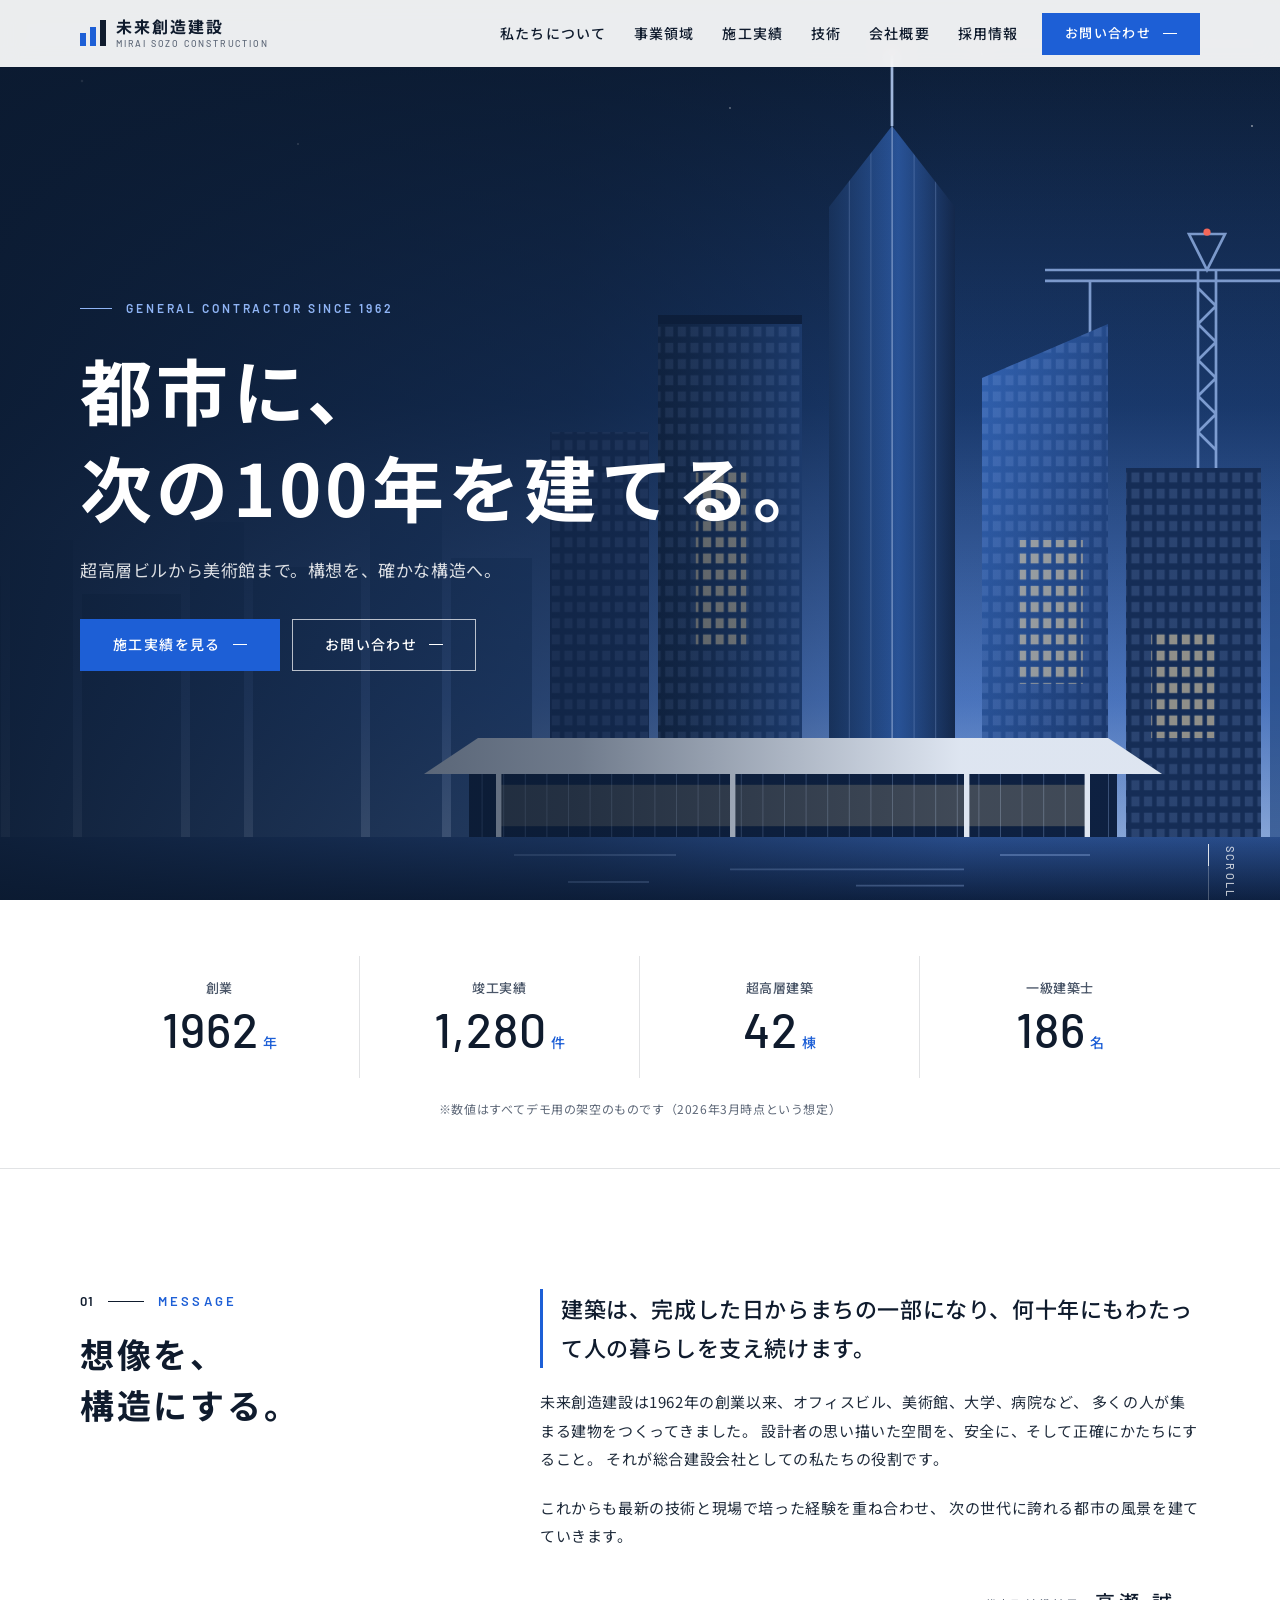
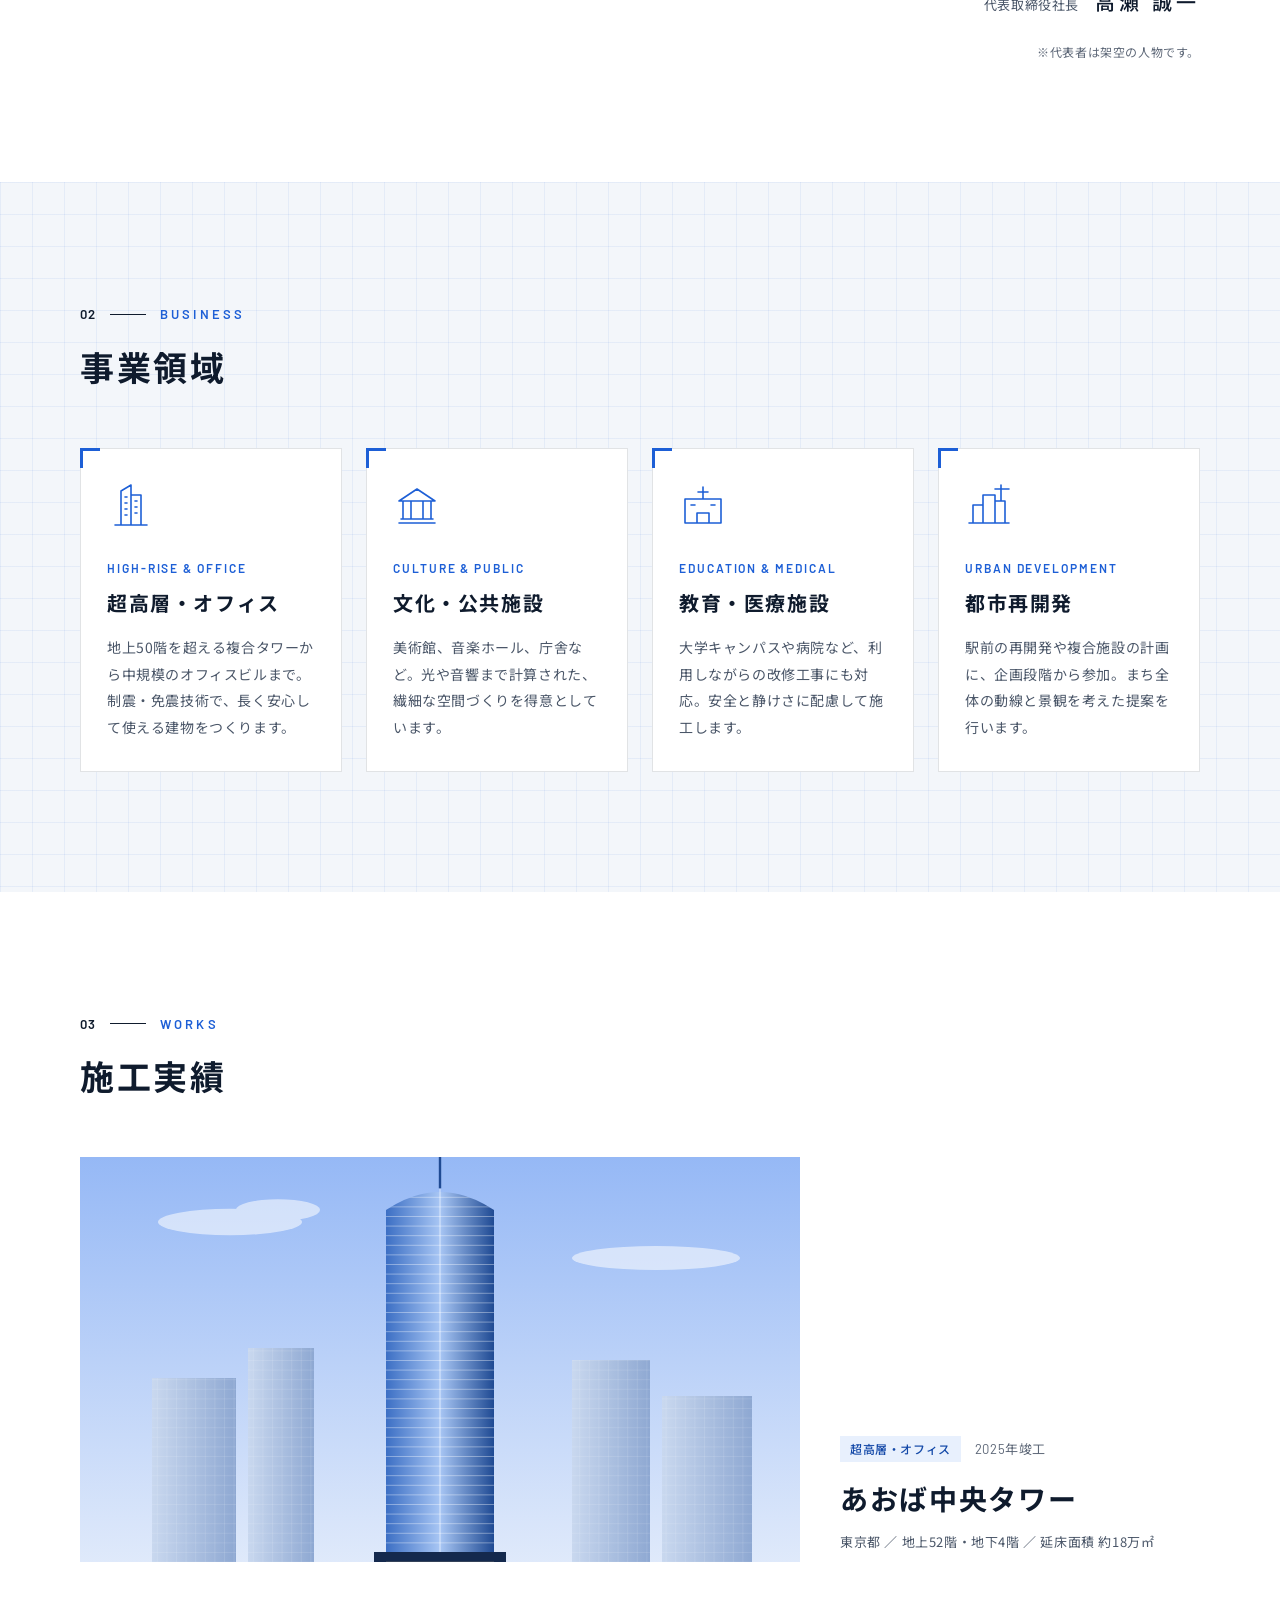
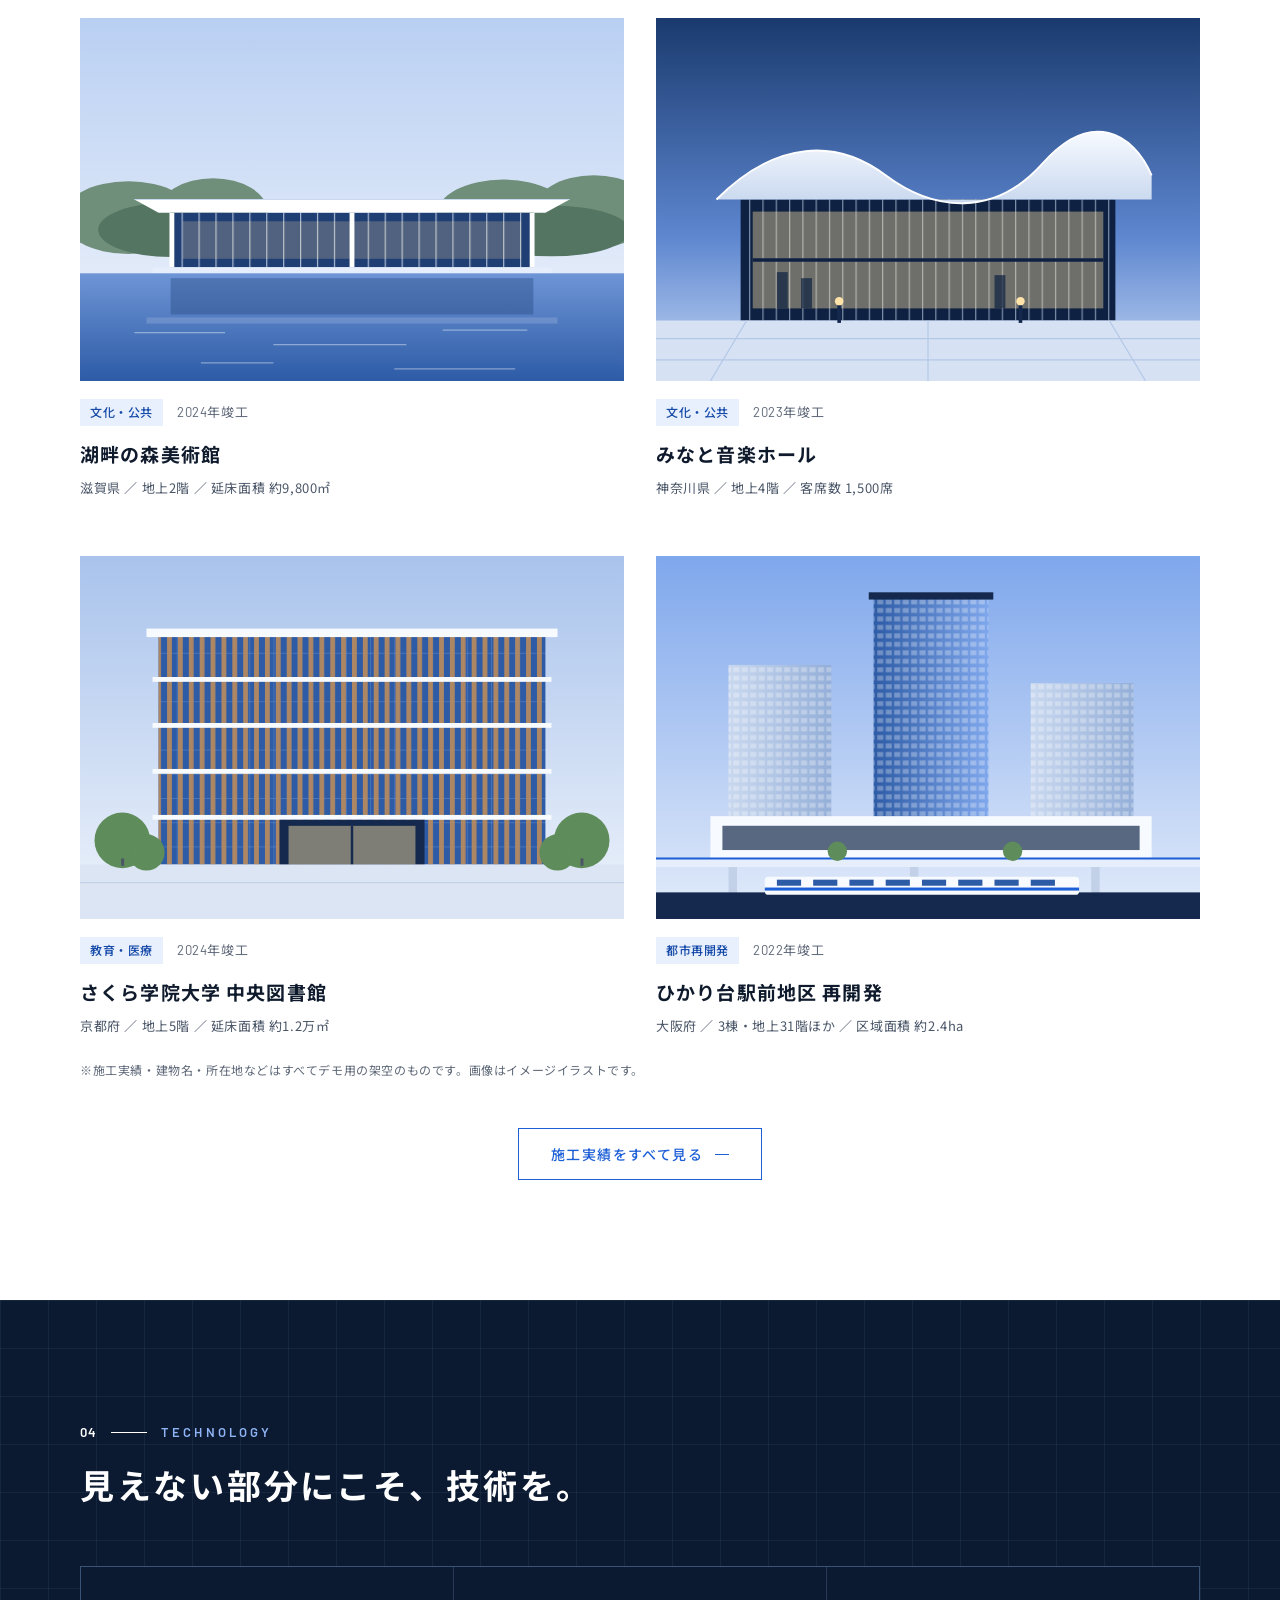
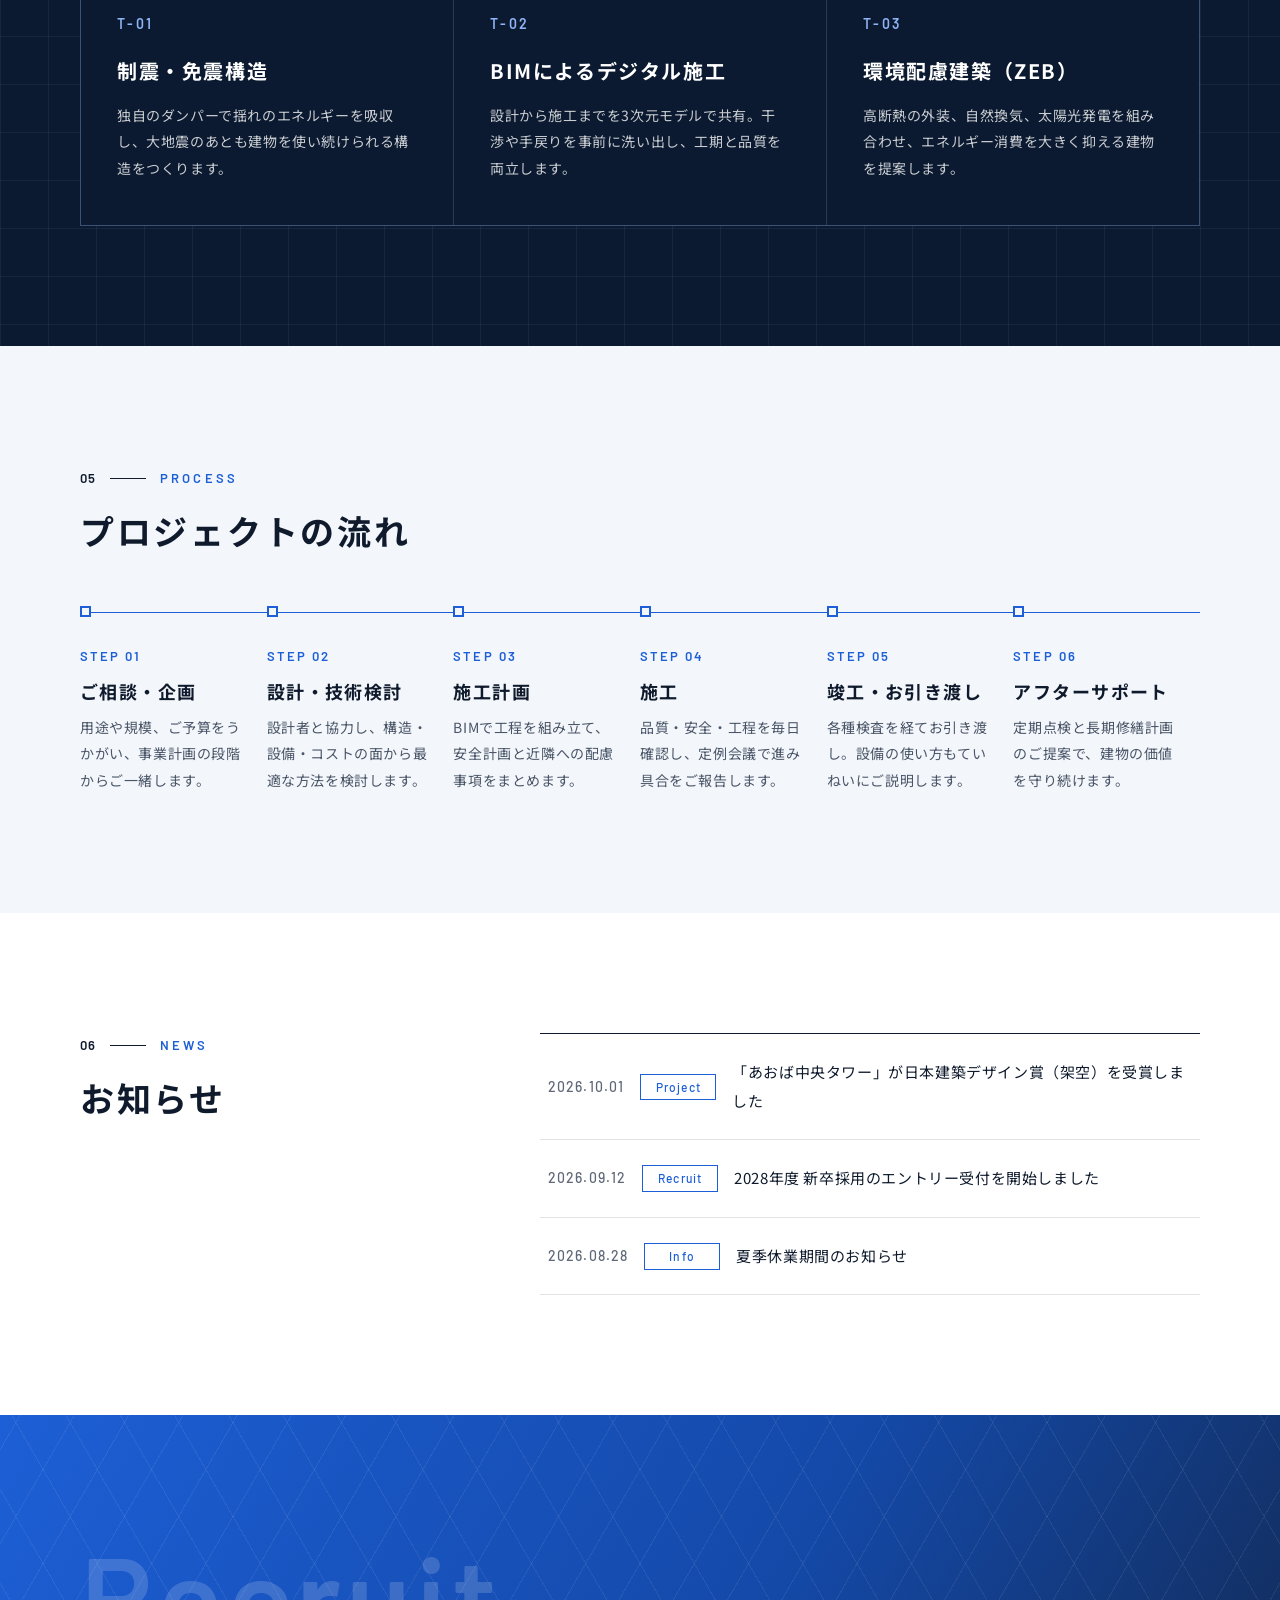
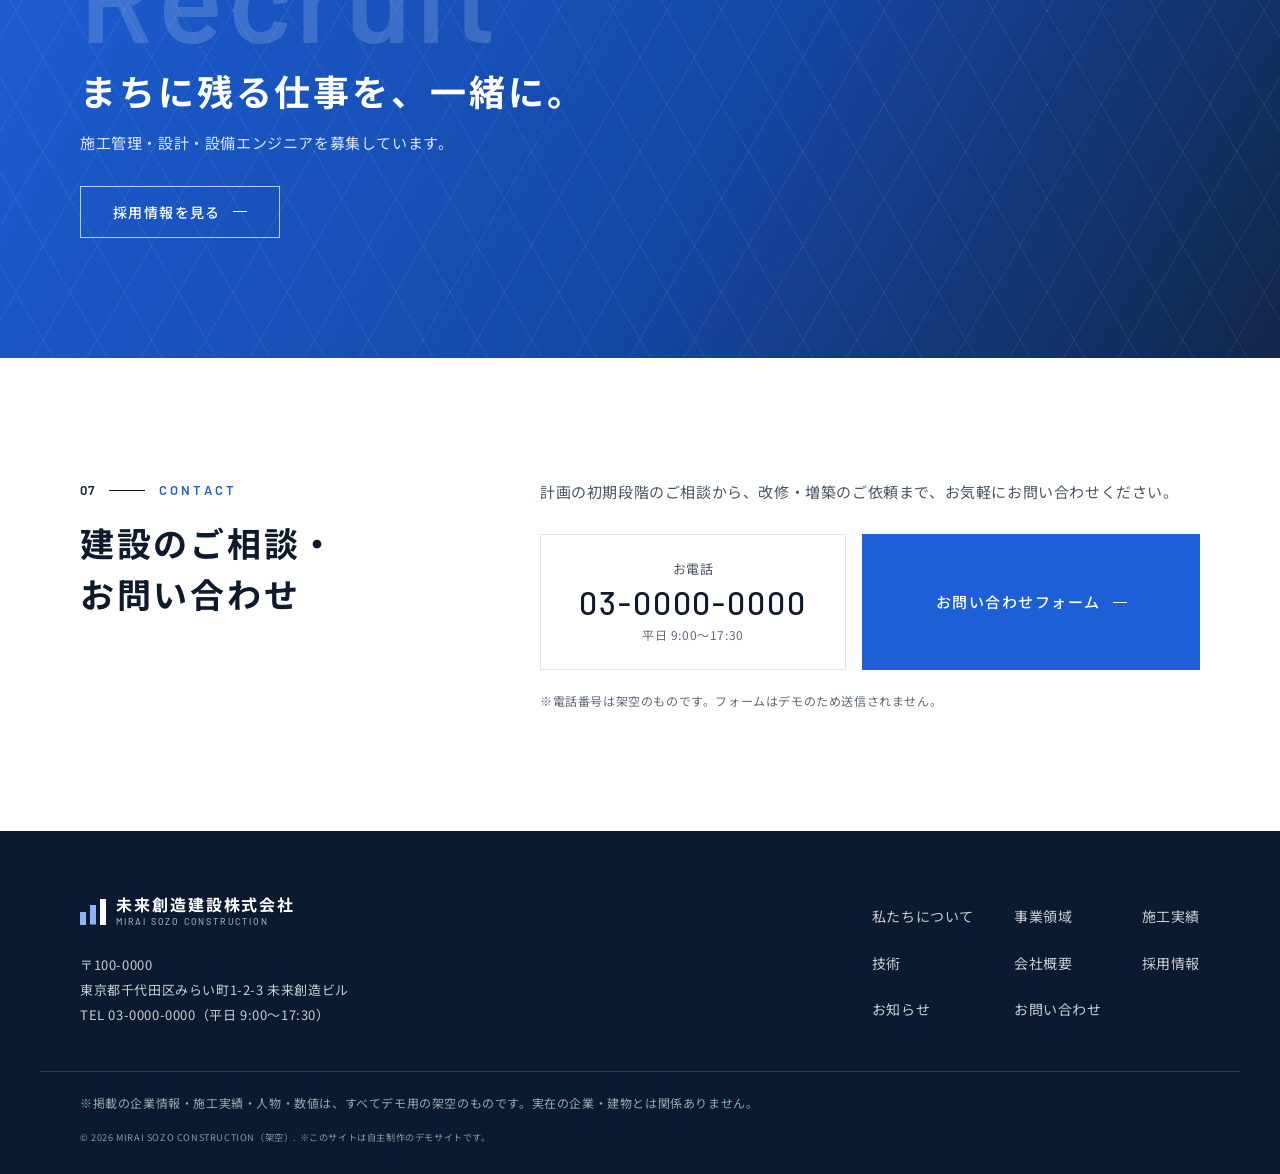
<file: index.html>
<!DOCTYPE html>
<html lang="ja">
<head>
  <meta charset="UTF-8">
  <meta name="viewport" content="width=device-width, initial-scale=1.0">
  <meta name="theme-color" content="#FFFFFF">
  <title>未来創造建設株式会社 | MIRAI SOZO CONSTRUCTION</title>
  <meta name="description" content="架空の総合建設会社「未来創造建設株式会社」のデモサイト（Webデザインのポートフォリオ作品）。会社情報・施工実績・数値などはすべて架空のものです。">
  <link rel="preconnect" href="https://fonts.googleapis.com">
  <link rel="preconnect" href="https://fonts.gstatic.com" crossorigin>
  <link href="https://fonts.googleapis.com/css2?family=Barlow:wght@400;500;600&family=Noto+Sans+JP:wght@400;500;700&display=swap" rel="stylesheet">
  <link rel="stylesheet" href="css/style.css">
</head>
<body id="top">

  <!-- ヘッダー -->
  <header class="header">
    <div class="header__inner">
      <a href="#top" class="logo" aria-label="未来創造建設株式会社 トップへ">
        <span class="logo__mark" aria-hidden="true"></span>
        <span class="logo__text">
          <span class="logo__ja">未来創造建設</span>
          <span class="logo__en">MIRAI SOZO CONSTRUCTION</span>
        </span>
      </a>

      <button class="header__toggle" id="navToggle" aria-label="メニューを開く" aria-expanded="false" aria-controls="globalNav">
        <span></span><span></span><span></span>
      </button>

      <!-- スマホ・タブレット：全画面メニュー ／ PC：ヘッダー内の横並びナビ -->
      <nav class="nav" id="globalNav" aria-label="メインメニュー">
        <div class="nav__head">
          <span class="logo">
            <span class="logo__mark" aria-hidden="true"></span>
            <span class="logo__text">
              <span class="logo__ja">未来創造建設</span>
              <span class="logo__en">MIRAI SOZO CONSTRUCTION</span>
            </span>
          </span>
          <button type="button" class="nav__close" id="navClose" aria-label="メニューを閉じる">
            <span aria-hidden="true"></span>
          </button>
        </div>

        <ul class="nav__list">
          <li class="nav__item"><a href="#message" class="nav__link"><span class="nav__en" aria-hidden="true">Message</span><span class="nav__label">私たちについて</span></a></li>
          <li class="nav__item"><a href="#business" class="nav__link"><span class="nav__en" aria-hidden="true">Business</span><span class="nav__label">事業領域</span></a></li>
          <li class="nav__item"><a href="#works" class="nav__link"><span class="nav__en" aria-hidden="true">Works</span><span class="nav__label">施工実績</span></a></li>
          <li class="nav__item"><a href="#technology" class="nav__link"><span class="nav__en" aria-hidden="true">Technology</span><span class="nav__label">技術</span></a></li>
          <li class="nav__item"><a href="company.html" class="nav__link"><span class="nav__en" aria-hidden="true">Company</span><span class="nav__label">会社概要</span></a></li>
          <li class="nav__item"><a href="recruit.html" class="nav__link"><span class="nav__en" aria-hidden="true">Recruit</span><span class="nav__label">採用情報</span></a></li>
        </ul>

        <div class="nav__cta">
          <a href="contact.html" class="btn btn--primary btn--block">お問い合わせ</a>
          <p class="nav__info">受付時間　平日 9:00〜17:30</p>
          <p class="demo-note">※デモ用の架空の企業情報です</p>
        </div>
      </nav>

      <a href="contact.html" class="btn btn--primary header__contact">お問い合わせ</a>
    </div>
  </header>

  <main>
    <!-- メインビジュアル -->
    <section class="hero">
      <!--
        ▼ 写真の差し替え方法（このサイトの画像はすべて同じ手順です）
          1. 写真を images/ フォルダに入れる
          2. img の src をそのファイル名に書き換える（例：images/hero.jpg）
          3. alt（写真の説明文）も写真の内容に合わせて書き換える
          写真は枠に合わせて自動で切り抜かれます。
      -->
      <div class="hero__media">
        <img src="images/hero.svg" alt="夕暮れの空に並ぶ超高層ビル群と、手前の低層の美術館" width="1600" height="1000" fetchpriority="high">
      </div>
      <div class="hero__inner">
        <p class="hero__eyebrow">General Contractor since 1962</p>
        <h1 class="hero__title">
          <span class="phrase">都市に、</span><br><span class="phrase">次の100年を</span><span class="phrase">建てる。</span>
        </h1>
        <p class="hero__lead">
          <span class="phrase">超高層ビルから美術館まで。</span><span class="phrase">構想を、確かな構造へ。</span>
        </p>
        <div class="hero__actions">
          <a href="#works" class="btn btn--primary">施工実績を見る</a>
          <a href="contact.html" class="btn btn--ghost">お問い合わせ</a>
        </div>
      </div>
      <a href="#numbers" class="hero__scroll" aria-label="次のセクションへ"><span aria-hidden="true">Scroll</span></a>
    </section>

    <!-- 数字で見る -->
    <section class="numbers" id="numbers" aria-labelledby="numbersTitle">
      <div class="container">
        <h2 class="visually-hidden" id="numbersTitle">数字で見る未来創造建設</h2>
        <dl class="numbers__list">
          <div class="numbers__item">
            <dt>創業</dt>
            <dd><span class="numbers__value">1962</span><span class="numbers__unit">年</span></dd>
          </div>
          <div class="numbers__item">
            <dt>竣工実績</dt>
            <dd><span class="numbers__value">1,280</span><span class="numbers__unit">件</span></dd>
          </div>
          <div class="numbers__item">
            <dt>超高層建築</dt>
            <dd><span class="numbers__value">42</span><span class="numbers__unit">棟</span></dd>
          </div>
          <div class="numbers__item">
            <dt>一級建築士</dt>
            <dd><span class="numbers__value">186</span><span class="numbers__unit">名</span></dd>
          </div>
        </dl>
        <p class="demo-note demo-note--center">※数値はすべてデモ用の架空のものです（2026年3月時点という想定）</p>
      </div>
    </section>

    <!-- 私たちについて -->
    <section class="section" id="message">
      <div class="container message">
        <div class="message__head">
          <h2 class="section-title">
            <span class="section-title__en"><span class="section-title__num">01</span>Message</span>
            <span class="section-title__ja">想像を、<br>構造にする。</span>
          </h2>
        </div>
        <div class="message__body">
          <p class="message__lead">
            建築は、完成した日からまちの一部になり、何十年にもわたって人の暮らしを支え続けます。
          </p>
          <p>
            未来創造建設は1962年の創業以来、オフィスビル、美術館、大学、病院など、
            多くの人が集まる建物をつくってきました。
            設計者の思い描いた空間を、安全に、そして正確にかたちにすること。
            それが総合建設会社としての私たちの役割です。
          </p>
          <p>
            これからも最新の技術と現場で培った経験を重ね合わせ、
            次の世代に誇れる都市の風景を建てていきます。
          </p>
          <p class="message__sign">
            <span class="message__role">代表取締役社長</span>
            <span class="message__name">高瀬 誠一</span>
          </p>
          <p class="demo-note">※代表者は架空の人物です。</p>
        </div>
      </div>
    </section>

    <!-- 事業領域 -->
    <section class="section section--alt section--grid" id="business">
      <div class="container">
        <h2 class="section-title">
          <span class="section-title__en"><span class="section-title__num">02</span>Business</span>
          <span class="section-title__ja">事業領域</span>
        </h2>

        <ul class="business">
          <li class="business__item">
            <svg class="business__icon" viewBox="0 0 48 48" aria-hidden="true">
              <path d="M14 44V10l10-6v40M24 44V14h10v30M8 44h32M18 16h2M18 22h2M18 28h2M18 34h2M28 20h2M28 26h2M28 32h2"/>
            </svg>
            <p class="business__en">High-rise &amp; Office</p>
            <h3 class="business__title">超高層・オフィス</h3>
            <p class="business__text">地上50階を超える複合タワーから中規模のオフィスビルまで。制震・免震技術で、長く安心して使える建物をつくります。</p>
          </li>
          <li class="business__item">
            <svg class="business__icon" viewBox="0 0 48 48" aria-hidden="true">
              <path d="M6 20h36L24 8 6 20zM10 20v18M18 20v18M30 20v18M38 20v18M6 42h36M8 38h32"/>
            </svg>
            <p class="business__en">Culture &amp; Public</p>
            <h3 class="business__title">文化・公共施設</h3>
            <p class="business__text">美術館、音楽ホール、庁舎など。光や音響まで計算された、繊細な空間づくりを得意としています。</p>
          </li>
          <li class="business__item">
            <svg class="business__icon" viewBox="0 0 48 48" aria-hidden="true">
              <path d="M6 42V18h36v24M6 42h36M18 42V32h12v10M24 6v12M19 11h10M12 24h4M32 24h4"/>
            </svg>
            <p class="business__en">Education &amp; Medical</p>
            <h3 class="business__title">教育・医療施設</h3>
            <p class="business__text">大学キャンパスや病院など、利用しながらの改修工事にも対応。安全と静けさに配慮して施工します。</p>
          </li>
          <li class="business__item">
            <svg class="business__icon" viewBox="0 0 48 48" aria-hidden="true">
              <path d="M4 42h40M8 42V24h10v18M18 42V14h12v28M30 42V20h10v22M36 4v16M30 8h14"/>
            </svg>
            <p class="business__en">Urban Development</p>
            <h3 class="business__title">都市再開発</h3>
            <p class="business__text">駅前の再開発や複合施設の計画に、企画段階から参加。まち全体の動線と景観を考えた提案を行います。</p>
          </li>
        </ul>
      </div>
    </section>

    <!-- 施工実績 -->
    <section class="section" id="works">
      <div class="container">
        <h2 class="section-title">
          <span class="section-title__en"><span class="section-title__num">03</span>Works</span>
          <span class="section-title__ja">施工実績</span>
        </h2>

        <ul class="works">
          <li class="works__item works__item--feature">
            <figure>
              <div class="works__media"><img src="images/work-tower.svg" alt="ガラスのカーテンウォールに覆われた細長い超高層タワー" width="1200" height="800" loading="lazy" decoding="async"></div>
              <figcaption class="works__body">
                <p class="works__meta"><span class="works__cat">超高層・オフィス</span><span>2025年竣工</span></p>
                <h3 class="works__title">あおば中央タワー</h3>
                <p class="works__spec">東京都 ／ 地上52階・地下4階 ／ 延床面積 約18万㎡</p>
              </figcaption>
            </figure>
          </li>
          <li class="works__item">
            <figure>
              <div class="works__media"><img src="images/work-museum.svg" alt="水盤に面した、白い大屋根の低層の美術館" width="900" height="600" loading="lazy" decoding="async"></div>
              <figcaption class="works__body">
                <p class="works__meta"><span class="works__cat">文化・公共</span><span>2024年竣工</span></p>
                <h3 class="works__title">湖畔の森美術館</h3>
                <p class="works__spec">滋賀県 ／ 地上2階 ／ 延床面積 約9,800㎡</p>
              </figcaption>
            </figure>
          </li>
          <li class="works__item">
            <figure>
              <div class="works__media"><img src="images/work-hall.svg" alt="波打つ屋根をもつ音楽ホールの外観" width="900" height="600" loading="lazy" decoding="async"></div>
              <figcaption class="works__body">
                <p class="works__meta"><span class="works__cat">文化・公共</span><span>2023年竣工</span></p>
                <h3 class="works__title">みなと音楽ホール</h3>
                <p class="works__spec">神奈川県 ／ 地上4階 ／ 客席数 1,500席</p>
              </figcaption>
            </figure>
          </li>
          <li class="works__item">
            <figure>
              <div class="works__media"><img src="images/work-library.svg" alt="縦の木製ルーバーが並ぶ大学図書館" width="900" height="600" loading="lazy" decoding="async"></div>
              <figcaption class="works__body">
                <p class="works__meta"><span class="works__cat">教育・医療</span><span>2024年竣工</span></p>
                <h3 class="works__title">さくら学院大学 中央図書館</h3>
                <p class="works__spec">京都府 ／ 地上5階 ／ 延床面積 約1.2万㎡</p>
              </figcaption>
            </figure>
          </li>
          <li class="works__item">
            <figure>
              <div class="works__media"><img src="images/work-station.svg" alt="駅前広場とペデストリアンデッキでつながる複合ビル群" width="900" height="600" loading="lazy" decoding="async"></div>
              <figcaption class="works__body">
                <p class="works__meta"><span class="works__cat">都市再開発</span><span>2022年竣工</span></p>
                <h3 class="works__title">ひかり台駅前地区 再開発</h3>
                <p class="works__spec">大阪府 ／ 3棟・地上31階ほか ／ 区域面積 約2.4ha</p>
              </figcaption>
            </figure>
          </li>
        </ul>
        <p class="demo-note">※施工実績・建物名・所在地などはすべてデモ用の架空のものです。画像はイメージイラストです。</p>
        <div class="section-more">
          <a href="works.html" class="btn btn--outline">施工実績をすべて見る</a>
        </div>
      </div>
    </section>

    <!-- 技術 -->
    <section class="section section--dark" id="technology">
      <div class="container">
        <h2 class="section-title section-title--light">
          <span class="section-title__en"><span class="section-title__num">04</span>Technology</span>
          <span class="section-title__ja"><span class="phrase">見えない部分にこそ、</span><span class="phrase">技術を。</span></span>
        </h2>

        <ol class="tech">
          <li class="tech__item">
            <p class="tech__num">T-01</p>
            <h3 class="tech__title">制震・免震構造</h3>
            <p class="tech__text">独自のダンパーで揺れのエネルギーを吸収し、大地震のあとも建物を使い続けられる構造をつくります。</p>
          </li>
          <li class="tech__item">
            <p class="tech__num">T-02</p>
            <h3 class="tech__title">BIMによるデジタル施工</h3>
            <p class="tech__text">設計から施工までを3次元モデルで共有。干渉や手戻りを事前に洗い出し、工期と品質を両立します。</p>
          </li>
          <li class="tech__item">
            <p class="tech__num">T-03</p>
            <h3 class="tech__title">環境配慮建築（ZEB）</h3>
            <p class="tech__text">高断熱の外装、自然換気、太陽光発電を組み合わせ、エネルギー消費を大きく抑える建物を提案します。</p>
          </li>
        </ol>
      </div>
    </section>

    <!-- プロジェクトの流れ -->
    <section class="section section--alt" id="flow">
      <div class="container">
        <h2 class="section-title">
          <span class="section-title__en"><span class="section-title__num">05</span>Process</span>
          <span class="section-title__ja">プロジェクトの流れ</span>
        </h2>

        <ol class="flow">
          <li class="flow__item">
            <span class="flow__step">Step 01</span>
            <h3 class="flow__title">ご相談・企画</h3>
            <p class="flow__text">用途や規模、ご予算をうかがい、事業計画の段階からご一緒します。</p>
          </li>
          <li class="flow__item">
            <span class="flow__step">Step 02</span>
            <h3 class="flow__title">設計・技術検討</h3>
            <p class="flow__text">設計者と協力し、構造・設備・コストの面から最適な方法を検討します。</p>
          </li>
          <li class="flow__item">
            <span class="flow__step">Step 03</span>
            <h3 class="flow__title">施工計画</h3>
            <p class="flow__text">BIMで工程を組み立て、安全計画と近隣への配慮事項をまとめます。</p>
          </li>
          <li class="flow__item">
            <span class="flow__step">Step 04</span>
            <h3 class="flow__title">施工</h3>
            <p class="flow__text">品質・安全・工程を毎日確認し、定例会議で進み具合をご報告します。</p>
          </li>
          <li class="flow__item">
            <span class="flow__step">Step 05</span>
            <h3 class="flow__title">竣工・お引き渡し</h3>
            <p class="flow__text">各種検査を経てお引き渡し。設備の使い方もていねいにご説明します。</p>
          </li>
          <li class="flow__item">
            <span class="flow__step">Step 06</span>
            <h3 class="flow__title">アフターサポート</h3>
            <p class="flow__text">定期点検と長期修繕計画のご提案で、建物の価値を守り続けます。</p>
          </li>
        </ol>
      </div>
    </section>

    <!-- お知らせ -->
    <section class="section" id="news">
      <div class="container news">
        <h2 class="section-title">
          <span class="section-title__en"><span class="section-title__num">06</span>News</span>
          <span class="section-title__ja">お知らせ</span>
        </h2>
        <ul class="news__list">
          <li class="news__item"><time datetime="2026-10-01">2026.10.01</time><span class="news__cat">Project</span><span class="news__title">「あおば中央タワー」が日本建築デザイン賞（架空）を受賞しました</span></li>
          <li class="news__item"><time datetime="2026-09-12">2026.09.12</time><span class="news__cat">Recruit</span><span class="news__title">2028年度 新卒採用のエントリー受付を開始しました</span></li>
          <li class="news__item"><time datetime="2026-08-28">2026.08.28</time><span class="news__cat">Info</span><span class="news__title">夏季休業期間のお知らせ</span></li>
        </ul>
      </div>
    </section>

    <!-- 採用 -->
    <section class="recruit-banner">
      <div class="recruit-banner__media" aria-hidden="true"></div>
      <div class="container recruit-banner__inner">
        <p class="recruit-banner__en">Recruit</p>
        <h2 class="recruit-banner__title"><span class="phrase">まちに残る仕事を、</span><span class="phrase">一緒に。</span></h2>
        <p class="recruit-banner__text"><span class="phrase">施工管理・設計・設備エンジニアを</span><span class="phrase">募集しています。</span></p>
        <a href="recruit.html" class="btn btn--ghost">採用情報を見る</a>
      </div>
    </section>

    <!-- お問い合わせ -->
    <section class="section contact" id="contact">
      <div class="container contact__inner">
        <h2 class="section-title">
          <span class="section-title__en"><span class="section-title__num">07</span>Contact</span>
          <span class="section-title__ja"><span class="phrase">建設のご相談・</span><span class="phrase">お問い合わせ</span></span>
        </h2>
        <div class="contact__body">
          <p>計画の初期段階のご相談から、改修・増築のご依頼まで、お気軽にお問い合わせください。</p>
          <div class="contact__ways">
            <a href="tel:0300000000" class="contact__tel">
              <span class="contact__label">お電話</span>
              <span class="contact__num">03-0000-0000</span>
              <span class="contact__time">平日 9:00〜17:30</span>
            </a>
            <a href="contact.html" class="btn btn--primary contact__btn">お問い合わせフォーム</a>
          </div>
          <p class="demo-note">※電話番号は架空のものです。フォームはデモのため送信されません。</p>
        </div>
      </div>
    </section>
  </main>

  <!-- フッター -->
  <footer class="footer">
    <div class="container footer__inner">
      <div class="footer__company">
        <a href="#top" class="logo logo--light">
          <span class="logo__mark" aria-hidden="true"></span>
          <span class="logo__text">
            <span class="logo__ja">未来創造建設株式会社</span>
            <span class="logo__en">MIRAI SOZO CONSTRUCTION</span>
          </span>
        </a>
        <p class="footer__info">〒100-0000<br><span class="phrase">東京都千代田区みらい町1-2-3</span> <span class="phrase">未来創造ビル</span><br>TEL 03-0000-0000（平日 9:00〜17:30）</p>
      </div>

      <nav aria-label="フッターナビゲーション">
        <ul class="footer__nav">
          <li><a href="#message">私たちについて</a></li>
          <li><a href="#business">事業領域</a></li>
          <li><a href="works.html">施工実績</a></li>
          <li><a href="#technology">技術</a></li>
          <li><a href="company.html">会社概要</a></li>
          <li><a href="recruit.html">採用情報</a></li>
          <li><a href="#news">お知らせ</a></li>
          <li><a href="contact.html">お問い合わせ</a></li>
        </ul>
      </nav>
    </div>
    <div class="container footer__bottom">
      <p class="demo-note">※掲載の企業情報・施工実績・人物・数値は、すべてデモ用の架空のものです。実在の企業・建物とは関係ありません。</p>
      <p class="footer__copy"><small>&copy; 2026 MIRAI SOZO CONSTRUCTION（架空）. ※このサイトは自主制作のデモサイトです。</small></p>
    </div>
  </footer>

  <!-- ページトップへ戻るボタン -->
  <a href="#top" class="page-top" id="pageTop" aria-label="ページの先頭へ戻る">
    <span aria-hidden="true"></span>
  </a>

  <script src="js/main.js"></script>
</body>
</html>
</file>
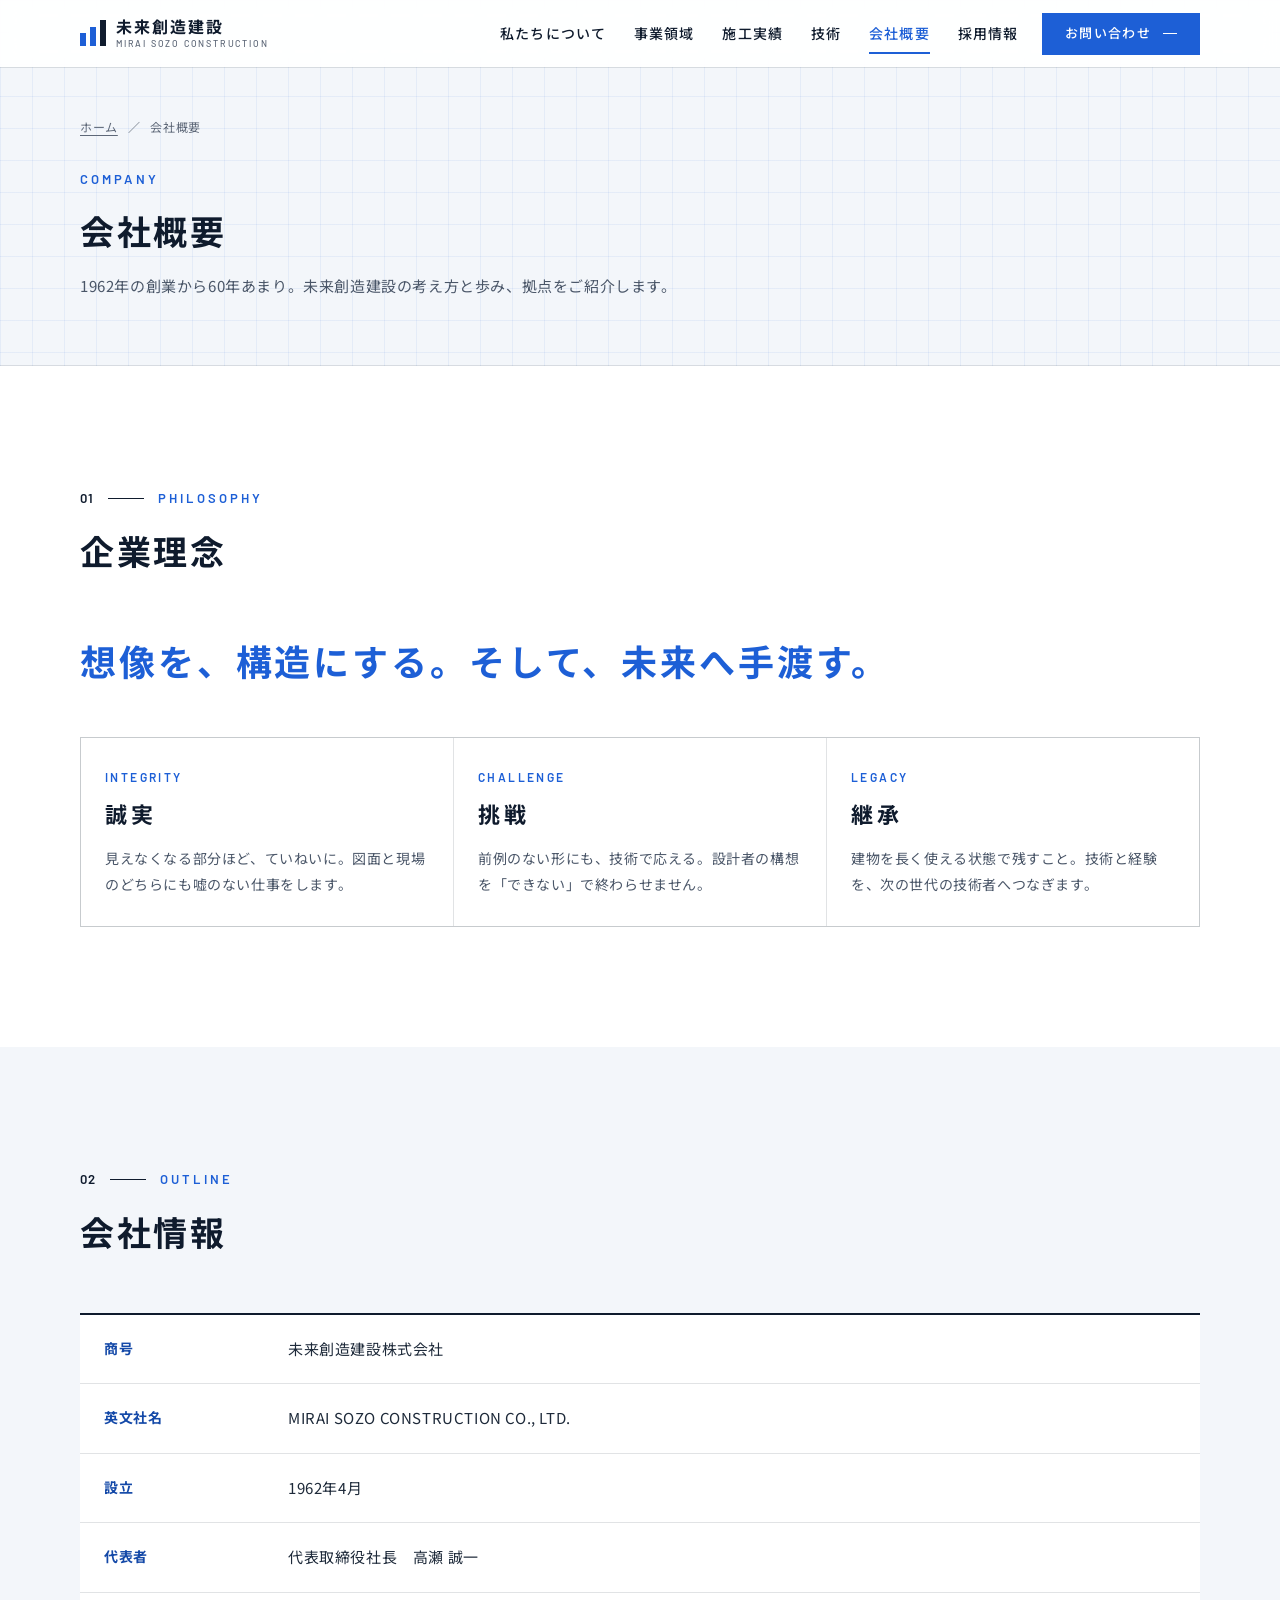
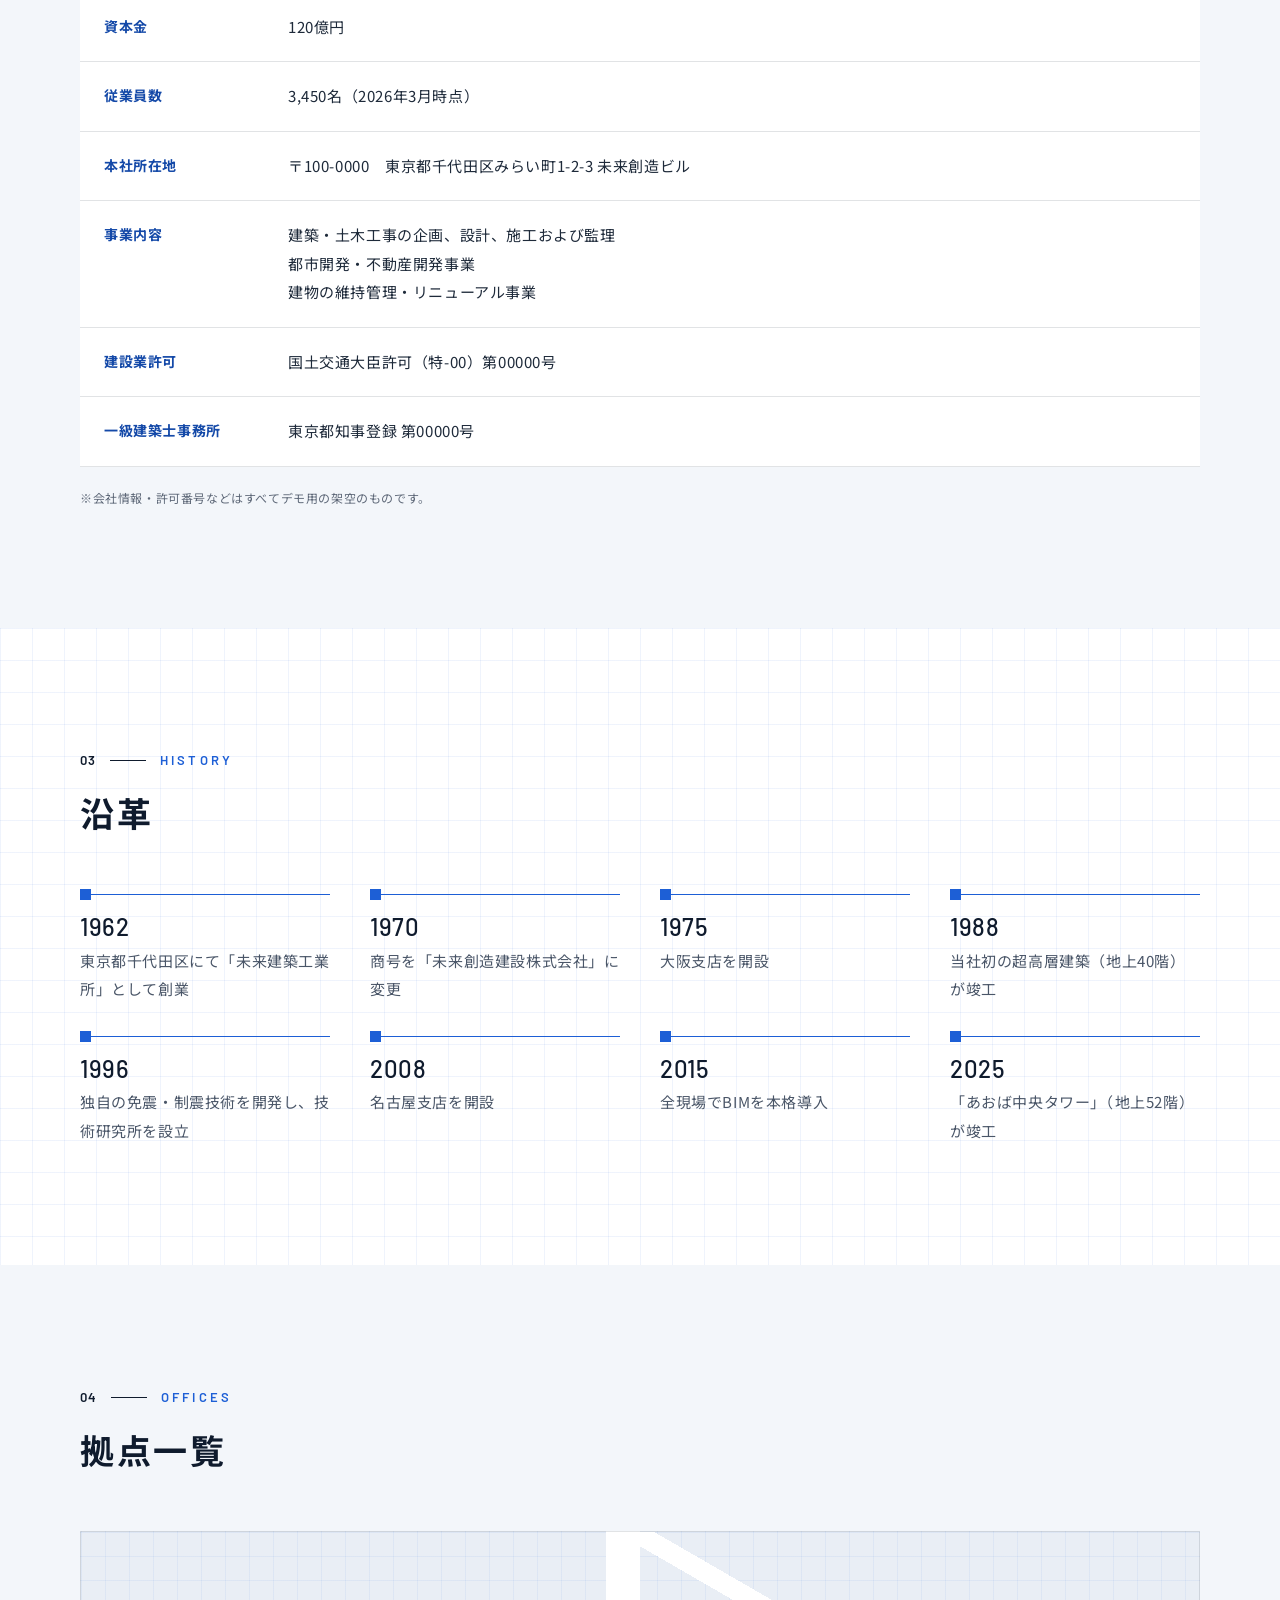
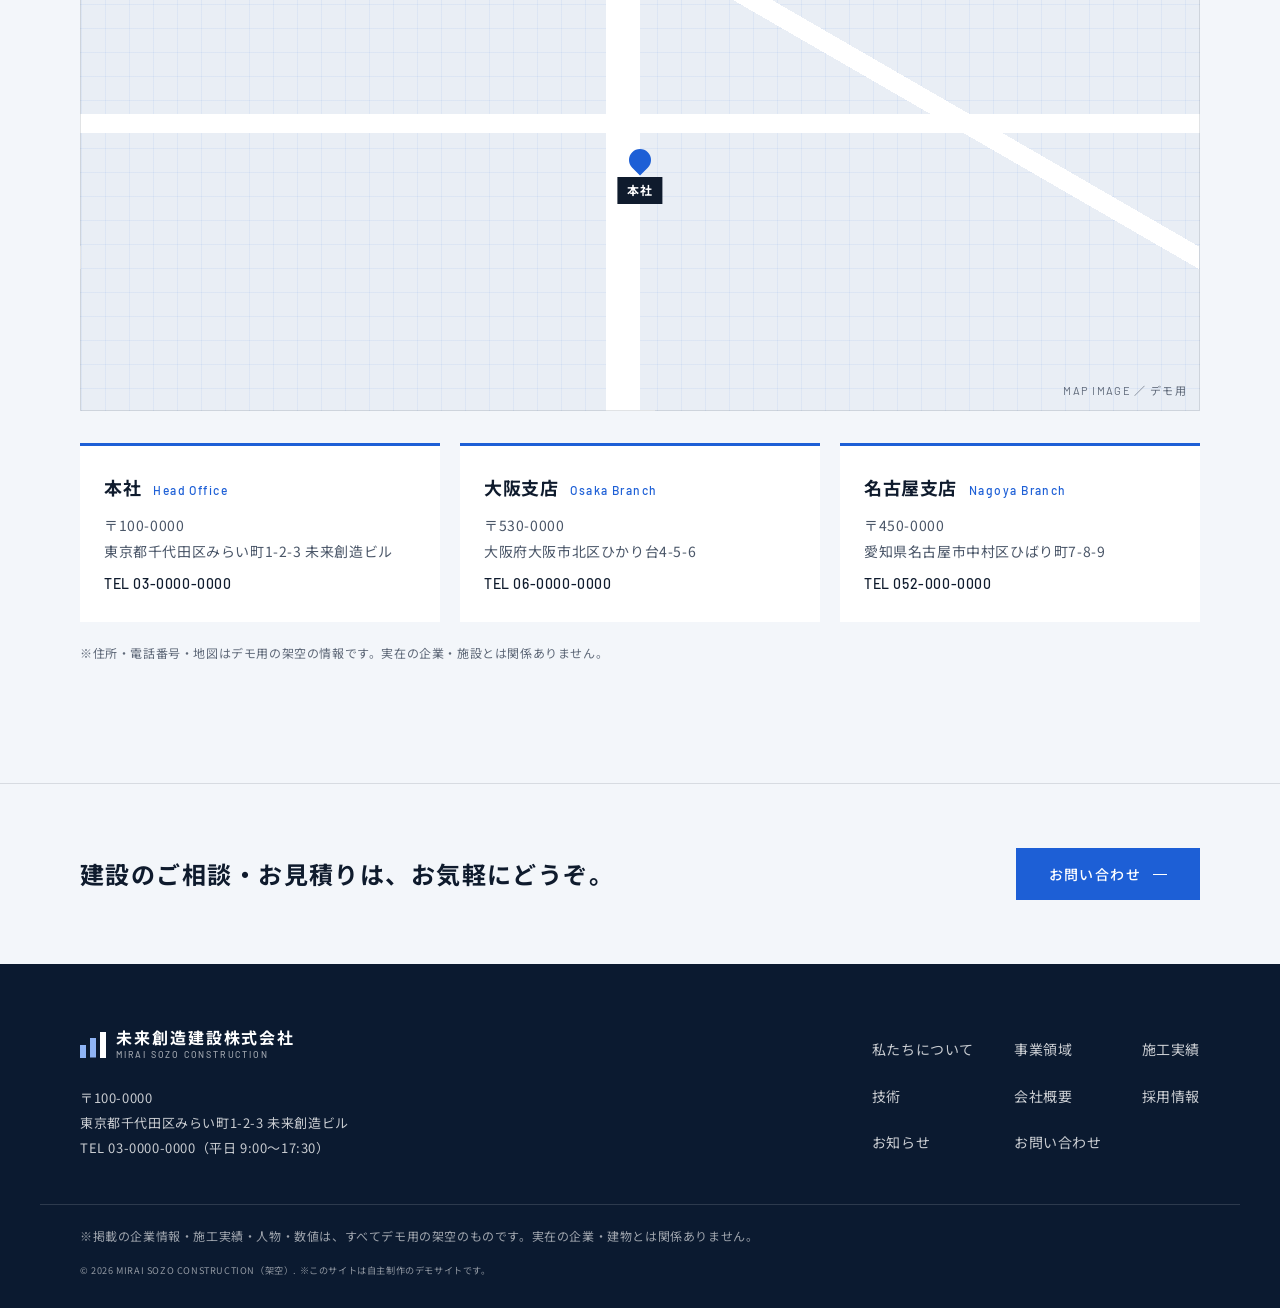
<file: company.html>
<!DOCTYPE html>
<html lang="ja">
<head>
  <meta charset="UTF-8">
  <meta name="viewport" content="width=device-width, initial-scale=1.0">
  <meta name="theme-color" content="#FFFFFF">
  <title>会社概要 | 未来創造建設株式会社</title>
  <meta name="description" content="架空の総合建設会社「未来創造建設株式会社」の会社概要・沿革・拠点（デモサイト）。掲載の情報はすべて架空のものです。">
  <link rel="preconnect" href="https://fonts.googleapis.com">
  <link rel="preconnect" href="https://fonts.gstatic.com" crossorigin>
  <link href="https://fonts.googleapis.com/css2?family=Barlow:wght@400;500;600&family=Noto+Sans+JP:wght@400;500;700&display=swap" rel="stylesheet">
  <link rel="stylesheet" href="css/style.css">
</head>
<body id="top">

  <!-- ヘッダー -->
  <header class="header">
    <div class="header__inner">
      <a href="index.html" class="logo" aria-label="未来創造建設株式会社 トップへ">
        <span class="logo__mark" aria-hidden="true"></span>
        <span class="logo__text">
          <span class="logo__ja">未来創造建設</span>
          <span class="logo__en">MIRAI SOZO CONSTRUCTION</span>
        </span>
      </a>

      <button class="header__toggle" id="navToggle" aria-label="メニューを開く" aria-expanded="false" aria-controls="globalNav">
        <span></span><span></span><span></span>
      </button>

      <nav class="nav" id="globalNav" aria-label="メインメニュー">
        <div class="nav__head">
          <span class="logo">
            <span class="logo__mark" aria-hidden="true"></span>
            <span class="logo__text">
              <span class="logo__ja">未来創造建設</span>
              <span class="logo__en">MIRAI SOZO CONSTRUCTION</span>
            </span>
          </span>
          <button type="button" class="nav__close" id="navClose" aria-label="メニューを閉じる">
            <span aria-hidden="true"></span>
          </button>
        </div>

        <ul class="nav__list">
          <li class="nav__item"><a href="index.html#message" class="nav__link"><span class="nav__en" aria-hidden="true">Message</span><span class="nav__label">私たちについて</span></a></li>
          <li class="nav__item"><a href="index.html#business" class="nav__link"><span class="nav__en" aria-hidden="true">Business</span><span class="nav__label">事業領域</span></a></li>
          <li class="nav__item"><a href="works.html" class="nav__link"><span class="nav__en" aria-hidden="true">Works</span><span class="nav__label">施工実績</span></a></li>
          <li class="nav__item"><a href="index.html#technology" class="nav__link"><span class="nav__en" aria-hidden="true">Technology</span><span class="nav__label">技術</span></a></li>
          <li class="nav__item"><a href="company.html" class="nav__link is-current" aria-current="page"><span class="nav__en" aria-hidden="true">Company</span><span class="nav__label">会社概要</span></a></li>
          <li class="nav__item"><a href="recruit.html" class="nav__link"><span class="nav__en" aria-hidden="true">Recruit</span><span class="nav__label">採用情報</span></a></li>
        </ul>

        <div class="nav__cta">
          <a href="contact.html" class="btn btn--primary btn--block">お問い合わせ</a>
          <p class="nav__info">受付時間　平日 9:00〜17:30</p>
          <p class="demo-note">※デモ用の架空の企業情報です</p>
        </div>
      </nav>

      <a href="contact.html" class="btn btn--primary header__contact">お問い合わせ</a>
    </div>
  </header>

  <main>
    <!-- ページ見出し -->
    <section class="page-hero">
      <div class="container">
        <nav class="breadcrumb" aria-label="パンくずリスト">
          <ol>
            <li><a href="index.html">ホーム</a></li>
            <li aria-current="page">会社概要</li>
          </ol>
        </nav>
        <h1 class="section-title page-hero__title">
          <span class="section-title__en">Company</span>
          <span class="section-title__ja">会社概要</span>
        </h1>
        <p class="page-hero__lead">1962年の創業から60年あまり。未来創造建設の考え方と歩み、拠点をご紹介します。</p>
      </div>
    </section>

    <!-- 企業理念 -->
    <section class="section" id="philosophy">
      <div class="container">
        <h2 class="section-title">
          <span class="section-title__en"><span class="section-title__num">01</span>Philosophy</span>
          <span class="section-title__ja">企業理念</span>
        </h2>
        <p class="philosophy__statement"><span class="phrase">想像を、構造にする。</span><span class="phrase">そして、未来へ手渡す。</span></p>

        <ol class="values">
          <li class="values__item">
            <p class="values__en">Integrity</p>
            <h3 class="values__title">誠実</h3>
            <p class="values__text">見えなくなる部分ほど、ていねいに。図面と現場のどちらにも嘘のない仕事をします。</p>
          </li>
          <li class="values__item">
            <p class="values__en">Challenge</p>
            <h3 class="values__title">挑戦</h3>
            <p class="values__text">前例のない形にも、技術で応える。設計者の構想を「できない」で終わらせません。</p>
          </li>
          <li class="values__item">
            <p class="values__en">Legacy</p>
            <h3 class="values__title">継承</h3>
            <p class="values__text">建物を長く使える状態で残すこと。技術と経験を、次の世代の技術者へつなぎます。</p>
          </li>
        </ol>
      </div>
    </section>

    <!-- 会社概要 -->
    <section class="section section--alt" id="outline">
      <div class="container">
        <h2 class="section-title">
          <span class="section-title__en"><span class="section-title__num">02</span>Outline</span>
          <span class="section-title__ja">会社情報</span>
        </h2>

        <dl class="table">
          <div class="table__row"><dt>商号</dt><dd>未来創造建設株式会社</dd></div>
          <div class="table__row"><dt>英文社名</dt><dd>MIRAI SOZO CONSTRUCTION CO., LTD.</dd></div>
          <div class="table__row"><dt>設立</dt><dd>1962年4月</dd></div>
          <div class="table__row"><dt>代表者</dt><dd>代表取締役社長　高瀬 誠一</dd></div>
          <div class="table__row"><dt>資本金</dt><dd>120億円</dd></div>
          <div class="table__row"><dt>従業員数</dt><dd>3,450名（2026年3月時点）</dd></div>
          <div class="table__row"><dt>本社所在地</dt><dd>〒100-0000　東京都千代田区みらい町1-2-3 未来創造ビル</dd></div>
          <div class="table__row"><dt>事業内容</dt><dd>建築・土木工事の企画、設計、施工および監理<br>都市開発・不動産開発事業<br>建物の維持管理・リニューアル事業</dd></div>
          <div class="table__row"><dt>建設業許可</dt><dd>国土交通大臣許可（特-00）第00000号</dd></div>
          <div class="table__row"><dt>一級建築士事務所</dt><dd>東京都知事登録 第00000号</dd></div>
        </dl>
        <p class="demo-note">※会社情報・許可番号などはすべてデモ用の架空のものです。</p>
      </div>
    </section>

    <!-- 沿革 -->
    <section class="section section--grid" id="history">
      <div class="container">
        <h2 class="section-title">
          <span class="section-title__en"><span class="section-title__num">03</span>History</span>
          <span class="section-title__ja">沿革</span>
        </h2>

        <ol class="history">
          <li class="history__item"><span class="history__year">1962</span><p class="history__text">東京都千代田区にて「未来建築工業所」として創業</p></li>
          <li class="history__item"><span class="history__year">1970</span><p class="history__text">商号を「未来創造建設株式会社」に変更</p></li>
          <li class="history__item"><span class="history__year">1975</span><p class="history__text">大阪支店を開設</p></li>
          <li class="history__item"><span class="history__year">1988</span><p class="history__text">当社初の超高層建築（地上40階）が竣工</p></li>
          <li class="history__item"><span class="history__year">1996</span><p class="history__text">独自の免震・制震技術を開発し、技術研究所を設立</p></li>
          <li class="history__item"><span class="history__year">2008</span><p class="history__text">名古屋支店を開設</p></li>
          <li class="history__item"><span class="history__year">2015</span><p class="history__text">全現場でBIMを本格導入</p></li>
          <li class="history__item"><span class="history__year">2025</span><p class="history__text">「あおば中央タワー」（地上52階）が竣工</p></li>
        </ol>
      </div>
    </section>

    <!-- 拠点 -->
    <section class="section section--alt" id="offices">
      <div class="container">
        <h2 class="section-title">
          <span class="section-title__en"><span class="section-title__num">04</span>Offices</span>
          <span class="section-title__ja">拠点一覧</span>
        </h2>

        <div class="map-placeholder" role="img" aria-label="本社周辺の地図（デモ用のイメージ）">
          <span class="map-placeholder__pin" aria-hidden="true"></span>
          <span class="map-placeholder__label" aria-hidden="true">本社</span>
          <span class="map-placeholder__caption" aria-hidden="true">MAP IMAGE ／ デモ用</span>
        </div>

        <ul class="offices">
          <li class="offices__item">
            <h3 class="offices__name">本社<span>Head Office</span></h3>
            <p>〒100-0000<br>東京都千代田区みらい町1-2-3 未来創造ビル</p>
            <p class="offices__tel">TEL 03-0000-0000</p>
          </li>
          <li class="offices__item">
            <h3 class="offices__name">大阪支店<span>Osaka Branch</span></h3>
            <p>〒530-0000<br>大阪府大阪市北区ひかり台4-5-6</p>
            <p class="offices__tel">TEL 06-0000-0000</p>
          </li>
          <li class="offices__item">
            <h3 class="offices__name">名古屋支店<span>Nagoya Branch</span></h3>
            <p>〒450-0000<br>愛知県名古屋市中村区ひばり町7-8-9</p>
            <p class="offices__tel">TEL 052-000-0000</p>
          </li>
        </ul>
        <p class="demo-note">※住所・電話番号・地図はデモ用の架空の情報です。実在の企業・施設とは関係ありません。</p>
      </div>
    </section>

    <section class="cta-band">
      <div class="container cta-band__inner">
        <p class="cta-band__text"><span class="phrase">建設のご相談・お見積りは、</span><span class="phrase">お気軽にどうぞ。</span></p>
        <a href="contact.html" class="btn btn--primary">お問い合わせ</a>
      </div>
    </section>
  </main>

  <!-- フッター -->
  <footer class="footer">
    <div class="container footer__inner">
      <div class="footer__company">
        <a href="index.html" class="logo logo--light">
          <span class="logo__mark" aria-hidden="true"></span>
          <span class="logo__text">
            <span class="logo__ja">未来創造建設株式会社</span>
            <span class="logo__en">MIRAI SOZO CONSTRUCTION</span>
          </span>
        </a>
        <p class="footer__info">〒100-0000<br><span class="phrase">東京都千代田区みらい町1-2-3</span> <span class="phrase">未来創造ビル</span><br>TEL 03-0000-0000（平日 9:00〜17:30）</p>
      </div>

      <nav aria-label="フッターナビゲーション">
        <ul class="footer__nav">
          <li><a href="index.html#message">私たちについて</a></li>
          <li><a href="index.html#business">事業領域</a></li>
          <li><a href="works.html">施工実績</a></li>
          <li><a href="index.html#technology">技術</a></li>
          <li><a href="company.html" aria-current="page">会社概要</a></li>
          <li><a href="recruit.html">採用情報</a></li>
          <li><a href="index.html#news">お知らせ</a></li>
          <li><a href="contact.html">お問い合わせ</a></li>
        </ul>
      </nav>
    </div>
    <div class="container footer__bottom">
      <p class="demo-note">※掲載の企業情報・施工実績・人物・数値は、すべてデモ用の架空のものです。実在の企業・建物とは関係ありません。</p>
      <p class="footer__copy"><small>&copy; 2026 MIRAI SOZO CONSTRUCTION（架空）. ※このサイトは自主制作のデモサイトです。</small></p>
    </div>
  </footer>

  <a href="#top" class="page-top" id="pageTop" aria-label="ページの先頭へ戻る"><span aria-hidden="true"></span></a>

  <script src="js/main.js"></script>
</body>
</html>
</file>
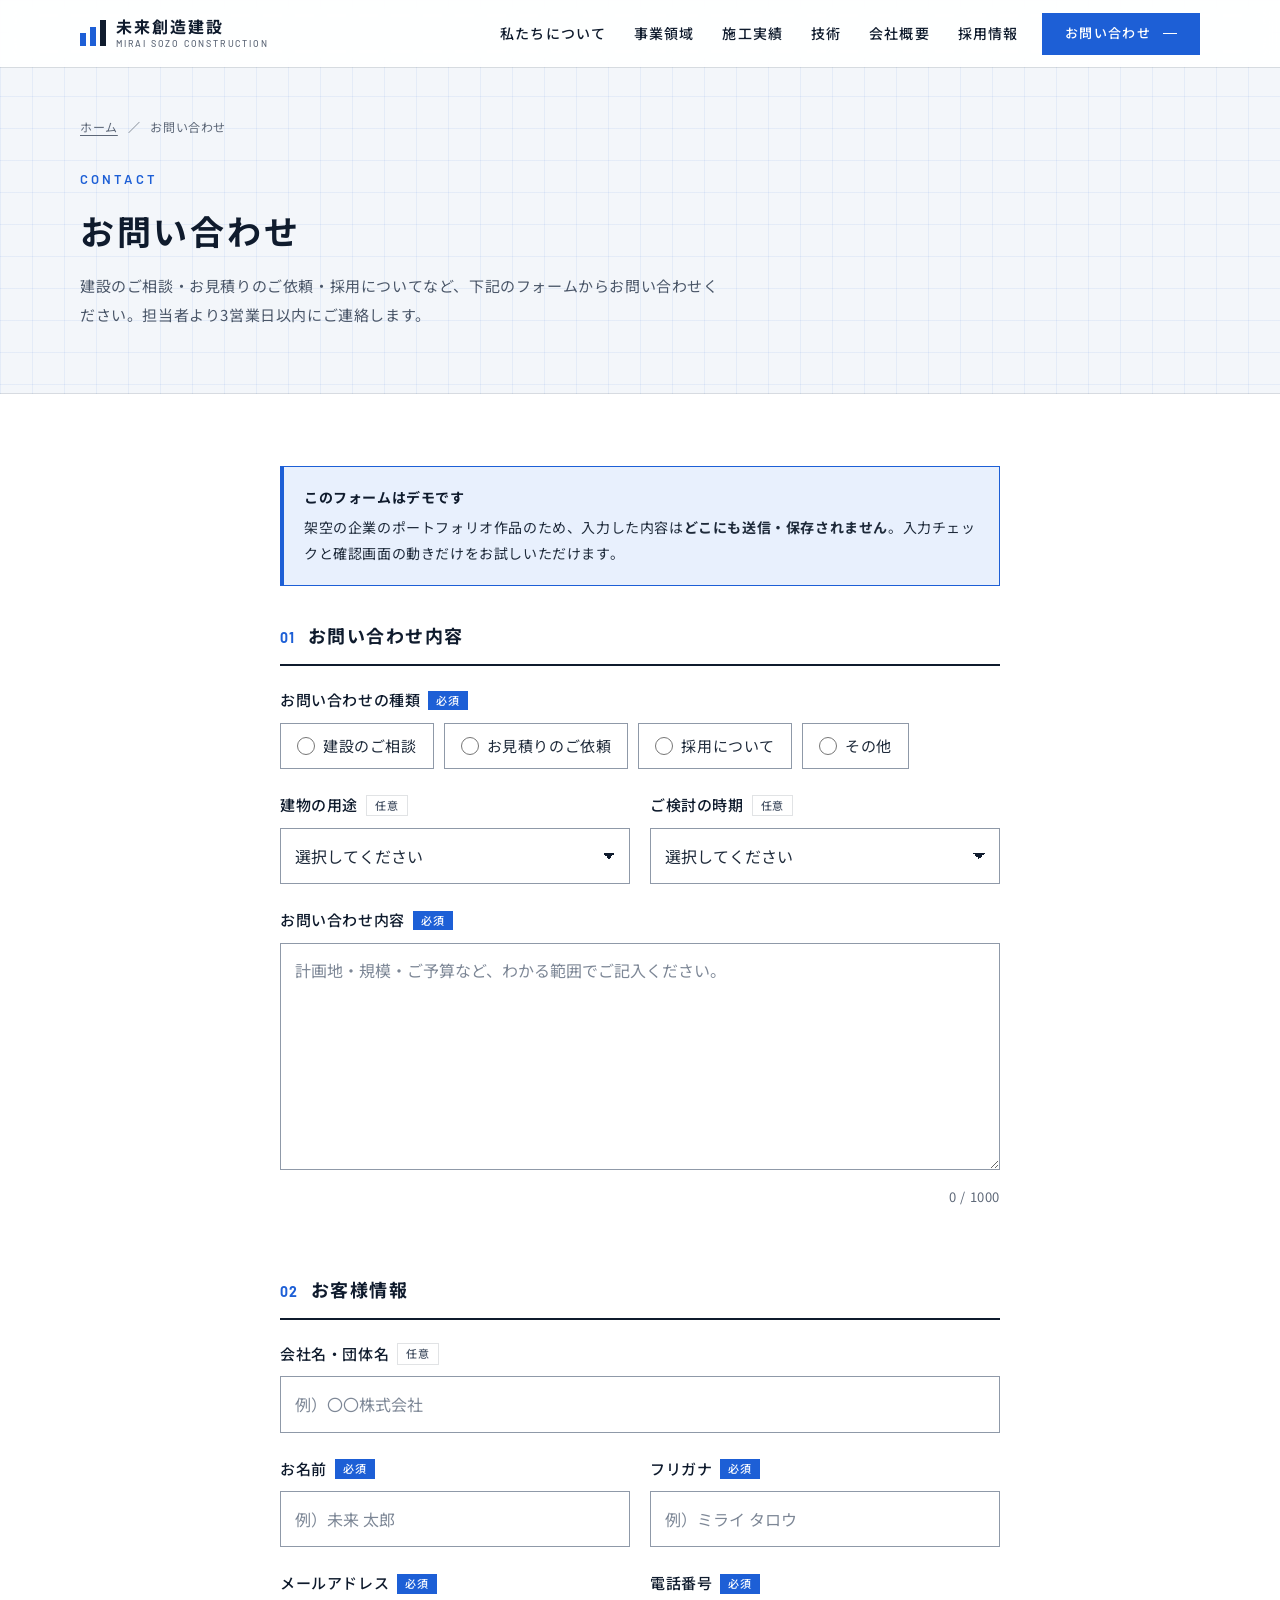
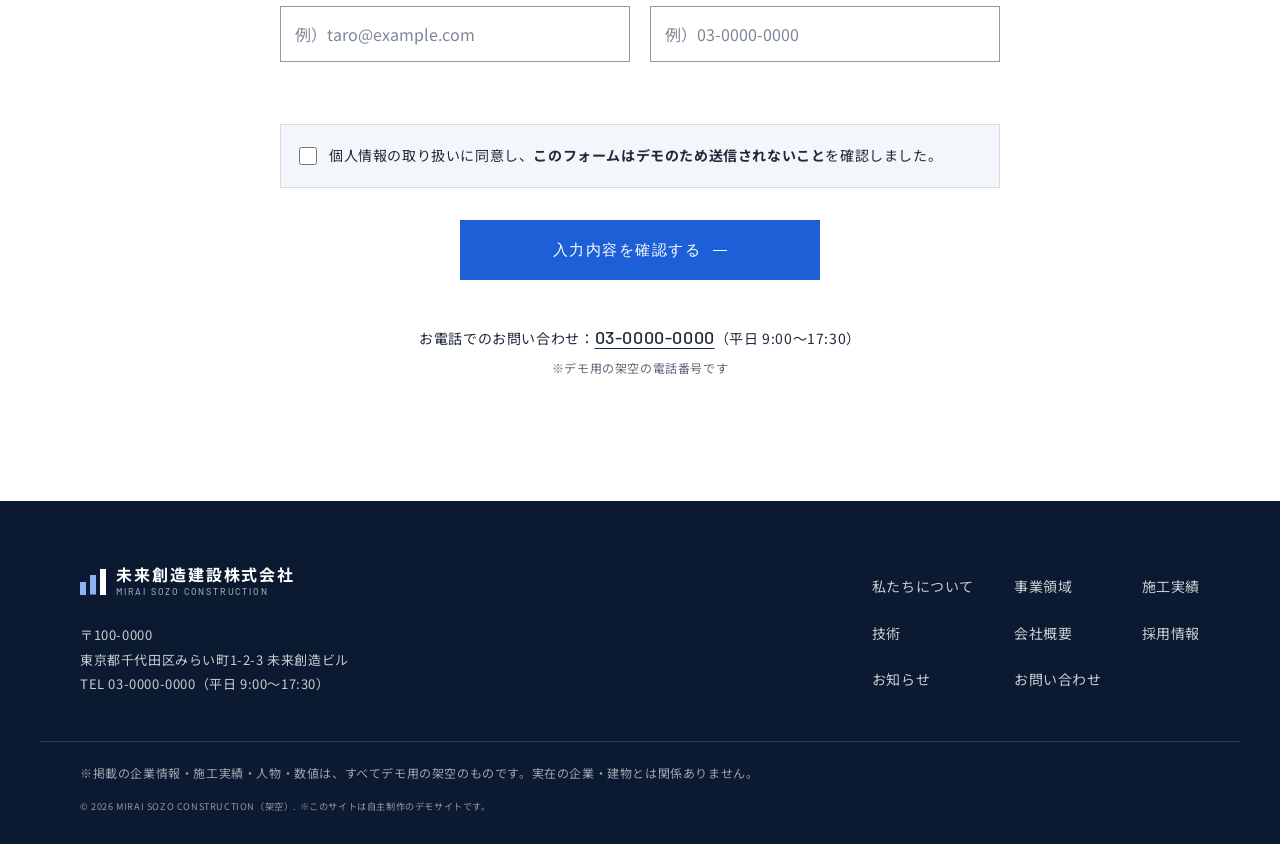
<file: contact.html>
<!DOCTYPE html>
<html lang="ja">
<head>
  <meta charset="UTF-8">
  <meta name="viewport" content="width=device-width, initial-scale=1.0">
  <meta name="theme-color" content="#FFFFFF">
  <title>お問い合わせ | 未来創造建設株式会社</title>
  <meta name="description" content="架空の総合建設会社「未来創造建設株式会社」のお問い合わせフォーム（デモ）。入力内容はどこにも送信されません。">
  <link rel="preconnect" href="https://fonts.googleapis.com">
  <link rel="preconnect" href="https://fonts.gstatic.com" crossorigin>
  <link href="https://fonts.googleapis.com/css2?family=Barlow:wght@400;500;600&family=Noto+Sans+JP:wght@400;500;700&display=swap" rel="stylesheet">
  <link rel="stylesheet" href="css/style.css">
</head>
<body id="top">

  <!-- ヘッダー -->
  <header class="header">
    <div class="header__inner">
      <a href="index.html" class="logo" aria-label="未来創造建設株式会社 トップへ">
        <span class="logo__mark" aria-hidden="true"></span>
        <span class="logo__text">
          <span class="logo__ja">未来創造建設</span>
          <span class="logo__en">MIRAI SOZO CONSTRUCTION</span>
        </span>
      </a>

      <button class="header__toggle" id="navToggle" aria-label="メニューを開く" aria-expanded="false" aria-controls="globalNav">
        <span></span><span></span><span></span>
      </button>

      <nav class="nav" id="globalNav" aria-label="メインメニュー">
        <div class="nav__head">
          <span class="logo">
            <span class="logo__mark" aria-hidden="true"></span>
            <span class="logo__text">
              <span class="logo__ja">未来創造建設</span>
              <span class="logo__en">MIRAI SOZO CONSTRUCTION</span>
            </span>
          </span>
          <button type="button" class="nav__close" id="navClose" aria-label="メニューを閉じる">
            <span aria-hidden="true"></span>
          </button>
        </div>

        <ul class="nav__list">
          <li class="nav__item"><a href="index.html#message" class="nav__link"><span class="nav__en" aria-hidden="true">Message</span><span class="nav__label">私たちについて</span></a></li>
          <li class="nav__item"><a href="index.html#business" class="nav__link"><span class="nav__en" aria-hidden="true">Business</span><span class="nav__label">事業領域</span></a></li>
          <li class="nav__item"><a href="works.html" class="nav__link"><span class="nav__en" aria-hidden="true">Works</span><span class="nav__label">施工実績</span></a></li>
          <li class="nav__item"><a href="index.html#technology" class="nav__link"><span class="nav__en" aria-hidden="true">Technology</span><span class="nav__label">技術</span></a></li>
          <li class="nav__item"><a href="company.html" class="nav__link"><span class="nav__en" aria-hidden="true">Company</span><span class="nav__label">会社概要</span></a></li>
          <li class="nav__item"><a href="recruit.html" class="nav__link"><span class="nav__en" aria-hidden="true">Recruit</span><span class="nav__label">採用情報</span></a></li>
        </ul>

        <div class="nav__cta">
          <a href="contact.html" class="btn btn--primary btn--block" aria-current="page">お問い合わせ</a>
          <p class="nav__info">受付時間　平日 9:00〜17:30</p>
          <p class="demo-note">※デモ用の架空の企業情報です</p>
        </div>
      </nav>

      <a href="contact.html" class="btn btn--primary header__contact" aria-current="page">お問い合わせ</a>
    </div>
  </header>

  <main>
    <!-- ページ見出し -->
    <section class="page-hero">
      <div class="container">
        <nav class="breadcrumb" aria-label="パンくずリスト">
          <ol>
            <li><a href="index.html">ホーム</a></li>
            <li aria-current="page">お問い合わせ</li>
          </ol>
        </nav>
        <h1 class="section-title page-hero__title">
          <span class="section-title__en">Contact</span>
          <span class="section-title__ja">お問い合わせ</span>
        </h1>
        <p class="page-hero__lead">建設のご相談・お見積りのご依頼・採用についてなど、下記のフォームからお問い合わせください。担当者より3営業日以内にご連絡します。</p>
      </div>
    </section>

    <section class="section section--tight">
      <div class="container container--form">

        <!-- デモの注意書き -->
        <div class="notice" role="note">
          <p class="notice__title">このフォームはデモです</p>
          <p>架空の企業のポートフォリオ作品のため、入力した内容は<strong>どこにも送信・保存されません</strong>。入力チェックと確認画面の動きだけをお試しいただけます。</p>
        </div>

        <!-- 入力エラーのまとめ（エラー時のみ表示） -->
        <div class="error-summary" id="errorSummary" tabindex="-1" role="alert" hidden>
          <p class="error-summary__title">入力内容に誤りがあります</p>
          <ul></ul>
        </div>

        <!-- 送信先を持たないフォーム（ボタンは type="button" で、JavaScript でのみ処理） -->
        <form class="form" id="contactForm" novalidate onsubmit="return false;">
          <fieldset class="form__section">
            <legend class="form__legend"><span>01</span>お問い合わせ内容</legend>

            <fieldset class="field" data-field="type">
              <legend class="field__label">お問い合わせの種類<span class="req">必須</span></legend>
              <div class="choices">
                <label class="choice"><input type="radio" name="type" value="consult" aria-describedby="error-type">建設のご相談</label>
                <label class="choice"><input type="radio" name="type" value="estimate" aria-describedby="error-type">お見積りのご依頼</label>
                <label class="choice"><input type="radio" name="type" value="recruit" aria-describedby="error-type">採用について</label>
                <label class="choice"><input type="radio" name="type" value="other" aria-describedby="error-type">その他</label>
              </div>
              <p class="field__error" id="error-type" aria-live="polite"></p>
            </fieldset>

            <div class="field-row">
              <div class="field">
                <label class="field__label" for="field-use">建物の用途<span class="opt">任意</span></label>
                <select class="field__control" id="field-use" name="use">
                  <option value="">選択してください</option>
                  <option>オフィス・商業施設</option>
                  <option>文化・公共施設</option>
                  <option>教育・医療施設</option>
                  <option>集合住宅</option>
                  <option>工場・物流施設</option>
                  <option>その他・未定</option>
                </select>
              </div>
              <div class="field">
                <label class="field__label" for="field-timing">ご検討の時期<span class="opt">任意</span></label>
                <select class="field__control" id="field-timing" name="timing">
                  <option value="">選択してください</option>
                  <option>半年以内</option>
                  <option>1年以内</option>
                  <option>2〜3年以内</option>
                  <option>未定・情報収集中</option>
                </select>
              </div>
            </div>

            <div class="field" data-field="message">
              <label class="field__label" for="field-message">お問い合わせ内容<span class="req">必須</span></label>
              <textarea class="field__control" id="field-message" name="message" rows="7" maxlength="1000" placeholder="計画地・規模・ご予算など、わかる範囲でご記入ください。" aria-describedby="error-message messageCount"></textarea>
              <p class="field__count" id="messageCount">0 / 1000</p>
              <p class="field__error" id="error-message" aria-live="polite"></p>
            </div>
          </fieldset>

          <fieldset class="form__section">
            <legend class="form__legend"><span>02</span>お客様情報</legend>

            <div class="field">
              <label class="field__label" for="field-company">会社名・団体名<span class="opt">任意</span></label>
              <input class="field__control" type="text" id="field-company" name="company" autocomplete="organization" placeholder="例）〇〇株式会社">
            </div>

            <div class="field-row">
              <div class="field" data-field="name">
                <label class="field__label" for="field-name">お名前<span class="req">必須</span></label>
                <input class="field__control" type="text" id="field-name" name="name" autocomplete="name" placeholder="例）未来 太郎" aria-describedby="error-name" required>
                <p class="field__error" id="error-name" aria-live="polite"></p>
              </div>
              <div class="field" data-field="kana">
                <label class="field__label" for="field-kana">フリガナ<span class="req">必須</span></label>
                <input class="field__control" type="text" id="field-kana" name="kana" placeholder="例）ミライ タロウ" aria-describedby="error-kana" required>
                <p class="field__error" id="error-kana" aria-live="polite"></p>
              </div>
            </div>

            <div class="field-row">
              <div class="field" data-field="email">
                <label class="field__label" for="field-email">メールアドレス<span class="req">必須</span></label>
                <input class="field__control" type="email" id="field-email" name="email" autocomplete="email" placeholder="例）taro@example.com" aria-describedby="error-email" required>
                <p class="field__error" id="error-email" aria-live="polite"></p>
              </div>
              <div class="field" data-field="tel">
                <label class="field__label" for="field-tel">電話番号<span class="req">必須</span></label>
                <input class="field__control" type="tel" id="field-tel" name="tel" autocomplete="tel" inputmode="tel" placeholder="例）03-0000-0000" aria-describedby="error-tel" required>
                <p class="field__error" id="error-tel" aria-live="polite"></p>
              </div>
            </div>
          </fieldset>

          <div class="field field--agree" data-field="agree">
            <label class="agree">
              <input type="checkbox" id="field-agree" name="agree" aria-describedby="error-agree" required>
              <span>個人情報の取り扱いに同意し、<strong>このフォームはデモのため送信されないこと</strong>を確認しました。</span>
            </label>
            <p class="field__error" id="error-agree" aria-live="polite"></p>
          </div>

          <div class="form__actions">
            <button type="button" class="btn btn--primary form__submit" id="toConfirm">入力内容を確認する</button>
          </div>
        </form>

        <!-- 確認画面 -->
        <div class="confirm" id="formConfirm" tabindex="-1" hidden>
          <h2 class="confirm__title">入力内容の確認</h2>
          <p class="confirm__lead">以下の内容でよろしければ「送信する」を押してください。</p>
          <dl class="confirm__list" id="confirmList"></dl>
          <div class="form__actions form__actions--split">
            <button type="button" class="btn btn--outline" id="backToForm">修正する</button>
            <button type="button" class="btn btn--primary" id="finish">送信する（デモ）</button>
          </div>
        </div>

        <!-- 完了画面 -->
        <div class="done" id="formDone" tabindex="-1" hidden>
          <p class="done__en">Thank you</p>
          <h2 class="done__title">お問い合わせありがとうございます（デモ）</h2>
          <p>実際のサイトでは、ここで内容が送信され、確認メールが届く流れになります。<br>このページはデモのため、入力内容は送信・保存されていません。</p>
          <a href="index.html" class="btn btn--outline">トップページへ戻る</a>
        </div>

        <p class="tel-guide"><span class="phrase">お電話でのお問い合わせ：</span><span class="phrase"><a href="tel:0300000000">03-0000-0000</a>（平日 9:00〜17:30）</span><br><span class="demo-note">※デモ用の架空の電話番号です</span></p>
      </div>
    </section>
  </main>

  <!-- フッター -->
  <footer class="footer">
    <div class="container footer__inner">
      <div class="footer__company">
        <a href="index.html" class="logo logo--light">
          <span class="logo__mark" aria-hidden="true"></span>
          <span class="logo__text">
            <span class="logo__ja">未来創造建設株式会社</span>
            <span class="logo__en">MIRAI SOZO CONSTRUCTION</span>
          </span>
        </a>
        <p class="footer__info">〒100-0000<br><span class="phrase">東京都千代田区みらい町1-2-3</span> <span class="phrase">未来創造ビル</span><br>TEL 03-0000-0000（平日 9:00〜17:30）</p>
      </div>

      <nav aria-label="フッターナビゲーション">
        <ul class="footer__nav">
          <li><a href="index.html#message">私たちについて</a></li>
          <li><a href="index.html#business">事業領域</a></li>
          <li><a href="works.html">施工実績</a></li>
          <li><a href="index.html#technology">技術</a></li>
          <li><a href="company.html">会社概要</a></li>
          <li><a href="recruit.html">採用情報</a></li>
          <li><a href="index.html#news">お知らせ</a></li>
          <li><a href="contact.html" aria-current="page">お問い合わせ</a></li>
        </ul>
      </nav>
    </div>
    <div class="container footer__bottom">
      <p class="demo-note">※掲載の企業情報・施工実績・人物・数値は、すべてデモ用の架空のものです。実在の企業・建物とは関係ありません。</p>
      <p class="footer__copy"><small>&copy; 2026 MIRAI SOZO CONSTRUCTION（架空）. ※このサイトは自主制作のデモサイトです。</small></p>
    </div>
  </footer>

  <a href="#top" class="page-top" id="pageTop" aria-label="ページの先頭へ戻る"><span aria-hidden="true"></span></a>

  <script src="js/main.js"></script>
</body>
</html>
</file>
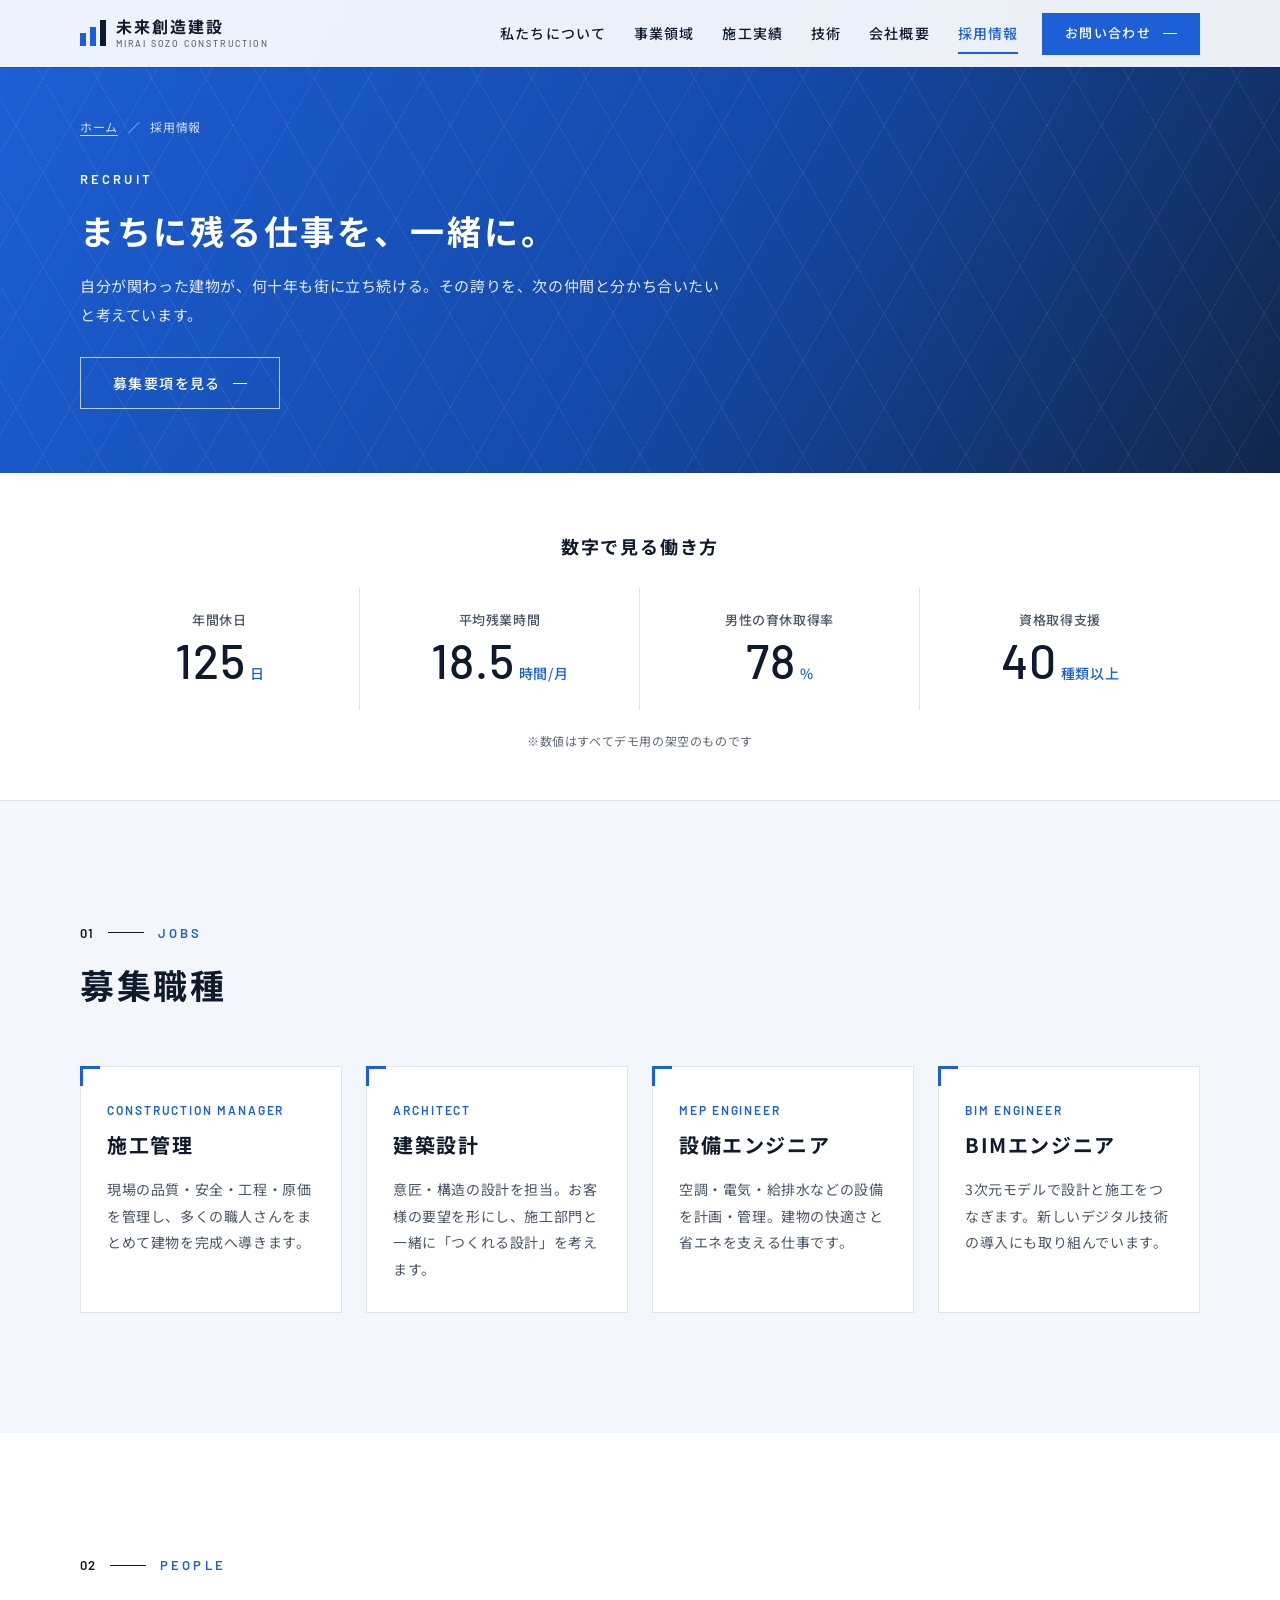
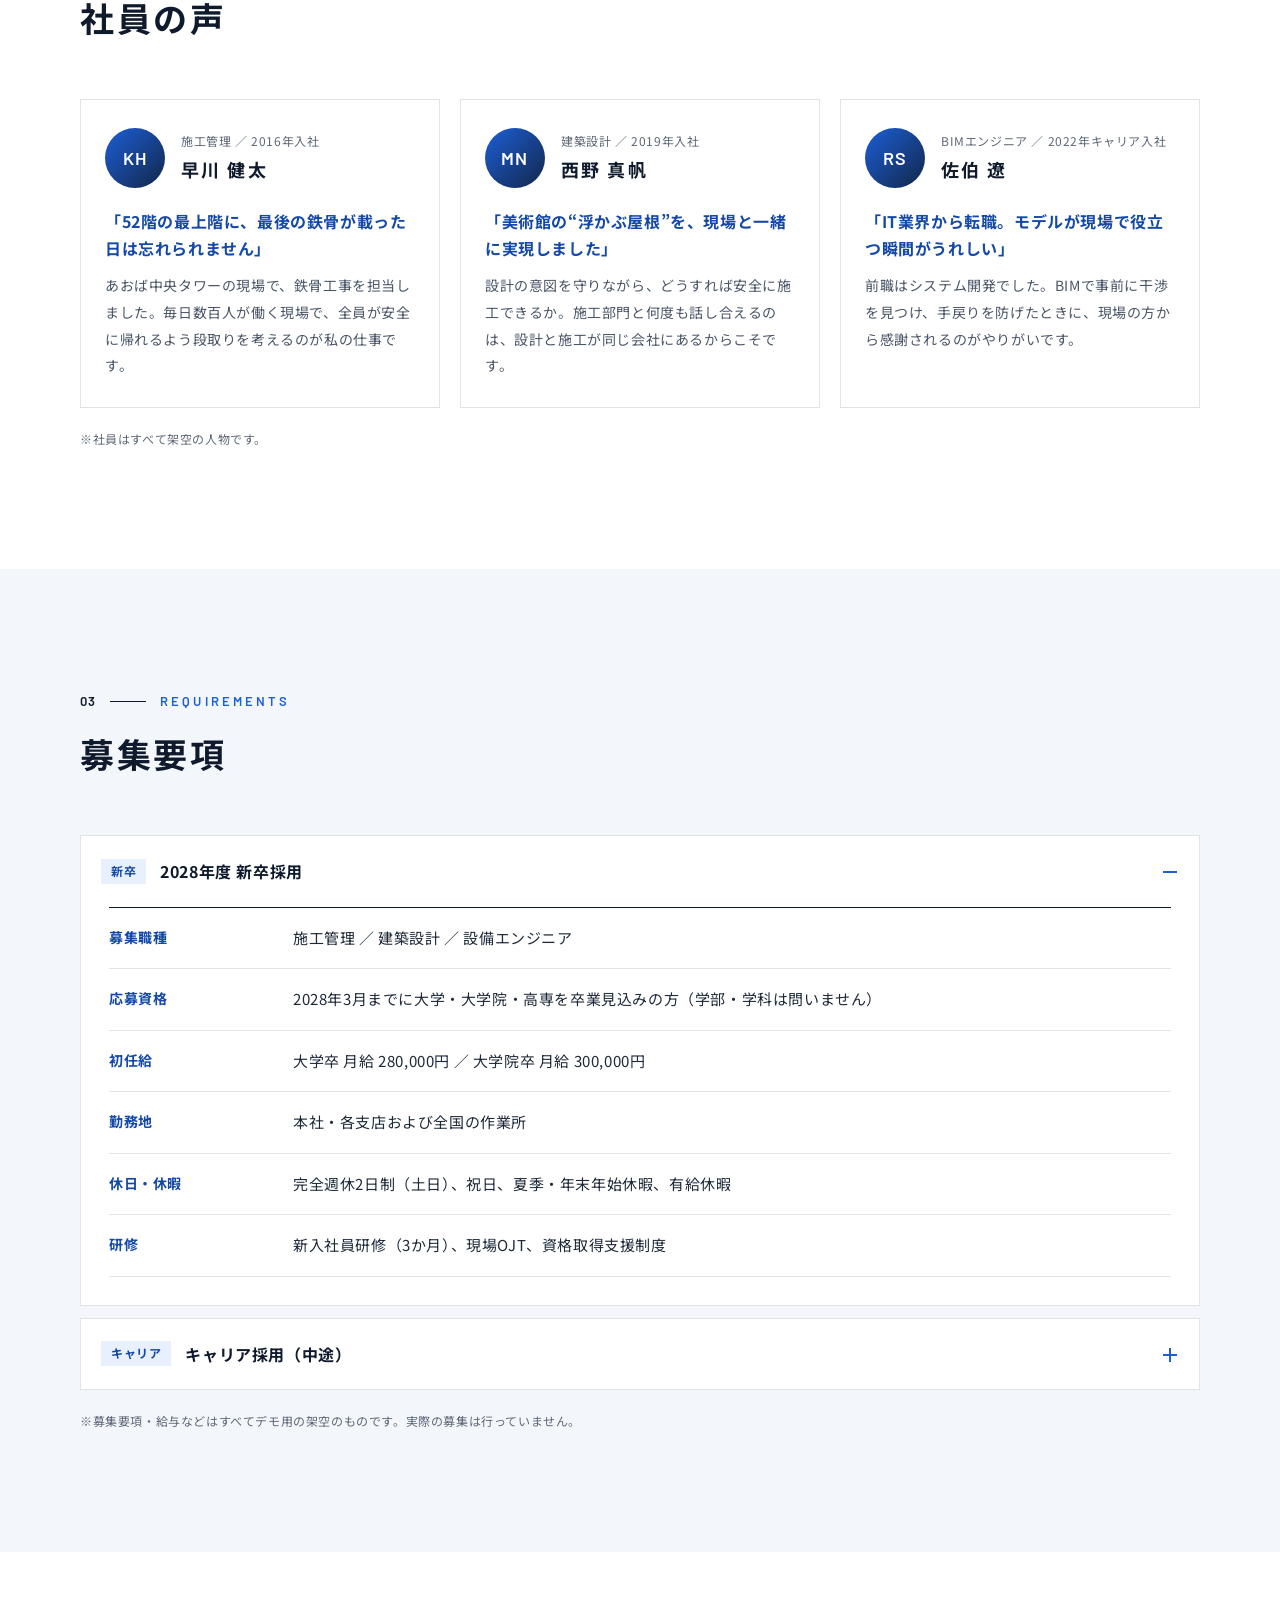
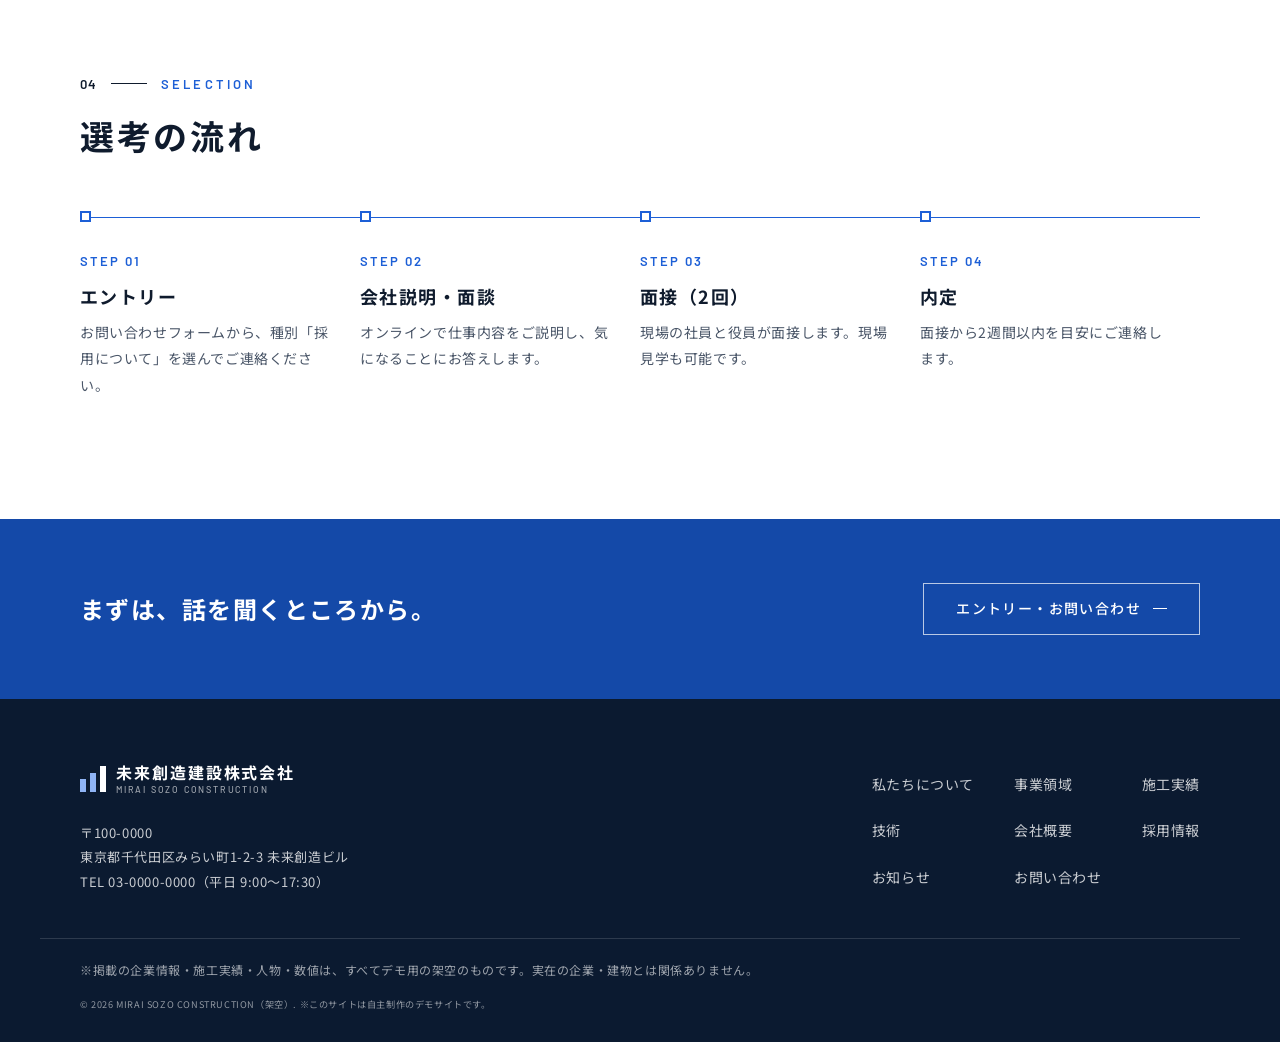
<file: recruit.html>
<!DOCTYPE html>
<html lang="ja">
<head>
  <meta charset="UTF-8">
  <meta name="viewport" content="width=device-width, initial-scale=1.0">
  <meta name="theme-color" content="#FFFFFF">
  <title>採用情報 | 未来創造建設株式会社</title>
  <meta name="description" content="架空の総合建設会社「未来創造建設株式会社」の採用情報（デモサイト）。募集内容・社員・数値はすべて架空のものです。">
  <link rel="preconnect" href="https://fonts.googleapis.com">
  <link rel="preconnect" href="https://fonts.gstatic.com" crossorigin>
  <link href="https://fonts.googleapis.com/css2?family=Barlow:wght@400;500;600&family=Noto+Sans+JP:wght@400;500;700&display=swap" rel="stylesheet">
  <link rel="stylesheet" href="css/style.css">
</head>
<body id="top">

  <!-- ヘッダー -->
  <header class="header">
    <div class="header__inner">
      <a href="index.html" class="logo" aria-label="未来創造建設株式会社 トップへ">
        <span class="logo__mark" aria-hidden="true"></span>
        <span class="logo__text">
          <span class="logo__ja">未来創造建設</span>
          <span class="logo__en">MIRAI SOZO CONSTRUCTION</span>
        </span>
      </a>

      <button class="header__toggle" id="navToggle" aria-label="メニューを開く" aria-expanded="false" aria-controls="globalNav">
        <span></span><span></span><span></span>
      </button>

      <nav class="nav" id="globalNav" aria-label="メインメニュー">
        <div class="nav__head">
          <span class="logo">
            <span class="logo__mark" aria-hidden="true"></span>
            <span class="logo__text">
              <span class="logo__ja">未来創造建設</span>
              <span class="logo__en">MIRAI SOZO CONSTRUCTION</span>
            </span>
          </span>
          <button type="button" class="nav__close" id="navClose" aria-label="メニューを閉じる">
            <span aria-hidden="true"></span>
          </button>
        </div>

        <ul class="nav__list">
          <li class="nav__item"><a href="index.html#message" class="nav__link"><span class="nav__en" aria-hidden="true">Message</span><span class="nav__label">私たちについて</span></a></li>
          <li class="nav__item"><a href="index.html#business" class="nav__link"><span class="nav__en" aria-hidden="true">Business</span><span class="nav__label">事業領域</span></a></li>
          <li class="nav__item"><a href="works.html" class="nav__link"><span class="nav__en" aria-hidden="true">Works</span><span class="nav__label">施工実績</span></a></li>
          <li class="nav__item"><a href="index.html#technology" class="nav__link"><span class="nav__en" aria-hidden="true">Technology</span><span class="nav__label">技術</span></a></li>
          <li class="nav__item"><a href="company.html" class="nav__link"><span class="nav__en" aria-hidden="true">Company</span><span class="nav__label">会社概要</span></a></li>
          <li class="nav__item"><a href="recruit.html" class="nav__link is-current" aria-current="page"><span class="nav__en" aria-hidden="true">Recruit</span><span class="nav__label">採用情報</span></a></li>
        </ul>

        <div class="nav__cta">
          <a href="contact.html" class="btn btn--primary btn--block">お問い合わせ</a>
          <p class="nav__info">受付時間　平日 9:00〜17:30</p>
          <p class="demo-note">※デモ用の架空の企業情報です</p>
        </div>
      </nav>

      <a href="contact.html" class="btn btn--primary header__contact">お問い合わせ</a>
    </div>
  </header>

  <main>
    <!-- ページ見出し（採用ページは青い帯） -->
    <section class="page-hero page-hero--blue">
      <div class="container">
        <nav class="breadcrumb" aria-label="パンくずリスト">
          <ol>
            <li><a href="index.html">ホーム</a></li>
            <li aria-current="page">採用情報</li>
          </ol>
        </nav>
        <h1 class="section-title page-hero__title">
          <span class="section-title__en">Recruit</span>
          <span class="section-title__ja"><span class="phrase">まちに残る仕事を、</span><span class="phrase">一緒に。</span></span>
        </h1>
        <p class="page-hero__lead">自分が関わった建物が、何十年も街に立ち続ける。その誇りを、次の仲間と分かち合いたいと考えています。</p>
        <a href="#requirements" class="btn btn--ghost">募集要項を見る</a>
      </div>
    </section>

    <!-- 数字で見る働き方 -->
    <section class="numbers" aria-labelledby="workNumbersTitle">
      <div class="container">
        <h2 class="numbers__title" id="workNumbersTitle">数字で見る働き方</h2>
        <dl class="numbers__list">
          <div class="numbers__item">
            <dt>年間休日</dt>
            <dd><span class="numbers__value">125</span><span class="numbers__unit">日</span></dd>
          </div>
          <div class="numbers__item">
            <dt>平均残業時間</dt>
            <dd><span class="numbers__value">18.5</span><span class="numbers__unit">時間/月</span></dd>
          </div>
          <div class="numbers__item">
            <dt>男性の育休取得率</dt>
            <dd><span class="numbers__value">78</span><span class="numbers__unit">%</span></dd>
          </div>
          <div class="numbers__item">
            <dt>資格取得支援</dt>
            <dd><span class="numbers__value">40</span><span class="numbers__unit">種類以上</span></dd>
          </div>
        </dl>
        <p class="demo-note demo-note--center">※数値はすべてデモ用の架空のものです</p>
      </div>
    </section>

    <!-- 職種 -->
    <section class="section section--alt" id="jobs">
      <div class="container">
        <h2 class="section-title">
          <span class="section-title__en"><span class="section-title__num">01</span>Jobs</span>
          <span class="section-title__ja">募集職種</span>
        </h2>

        <ul class="business jobs">
          <li class="business__item">
            <p class="business__en">Construction Manager</p>
            <h3 class="business__title">施工管理</h3>
            <p class="business__text">現場の品質・安全・工程・原価を管理し、多くの職人さんをまとめて建物を完成へ導きます。</p>
          </li>
          <li class="business__item">
            <p class="business__en">Architect</p>
            <h3 class="business__title">建築設計</h3>
            <p class="business__text">意匠・構造の設計を担当。お客様の要望を形にし、施工部門と一緒に「つくれる設計」を考えます。</p>
          </li>
          <li class="business__item">
            <p class="business__en">MEP Engineer</p>
            <h3 class="business__title">設備エンジニア</h3>
            <p class="business__text">空調・電気・給排水などの設備を計画・管理。建物の快適さと省エネを支える仕事です。</p>
          </li>
          <li class="business__item">
            <p class="business__en">BIM Engineer</p>
            <h3 class="business__title">BIMエンジニア</h3>
            <p class="business__text">3次元モデルで設計と施工をつなぎます。新しいデジタル技術の導入にも取り組んでいます。</p>
          </li>
        </ul>
      </div>
    </section>

    <!-- 社員の声 -->
    <section class="section" id="people">
      <div class="container">
        <h2 class="section-title">
          <span class="section-title__en"><span class="section-title__num">02</span>People</span>
          <span class="section-title__ja">社員の声</span>
        </h2>

        <ul class="people">
          <li class="people__item">
            <div class="people__head">
              <span class="people__avatar" aria-hidden="true">KH</span>
              <div>
                <p class="people__role">施工管理 ／ 2016年入社</p>
                <h3 class="people__name">早川 健太</h3>
              </div>
            </div>
            <p class="people__catch">「52階の最上階に、最後の鉄骨が載った日は忘れられません」</p>
            <p class="people__text">あおば中央タワーの現場で、鉄骨工事を担当しました。毎日数百人が働く現場で、全員が安全に帰れるよう段取りを考えるのが私の仕事です。</p>
          </li>
          <li class="people__item">
            <div class="people__head">
              <span class="people__avatar" aria-hidden="true">MN</span>
              <div>
                <p class="people__role">建築設計 ／ 2019年入社</p>
                <h3 class="people__name">西野 真帆</h3>
              </div>
            </div>
            <p class="people__catch">「美術館の“浮かぶ屋根”を、現場と一緒に実現しました」</p>
            <p class="people__text">設計の意図を守りながら、どうすれば安全に施工できるか。施工部門と何度も話し合えるのは、設計と施工が同じ会社にあるからこそです。</p>
          </li>
          <li class="people__item">
            <div class="people__head">
              <span class="people__avatar" aria-hidden="true">RS</span>
              <div>
                <p class="people__role">BIMエンジニア ／ 2022年キャリア入社</p>
                <h3 class="people__name">佐伯 遼</h3>
              </div>
            </div>
            <p class="people__catch">「IT業界から転職。モデルが現場で役立つ瞬間がうれしい」</p>
            <p class="people__text">前職はシステム開発でした。BIMで事前に干渉を見つけ、手戻りを防げたときに、現場の方から感謝されるのがやりがいです。</p>
          </li>
        </ul>
        <p class="demo-note">※社員はすべて架空の人物です。</p>
      </div>
    </section>

    <!-- 募集要項 -->
    <section class="section section--alt" id="requirements">
      <div class="container">
        <h2 class="section-title">
          <span class="section-title__en"><span class="section-title__num">03</span>Requirements</span>
          <span class="section-title__ja">募集要項</span>
        </h2>

        <div class="accordion">
          <details class="accordion__item" open>
            <summary class="accordion__summary"><span class="accordion__tag">新卒</span>2028年度 新卒採用</summary>
            <dl class="table table--compact">
              <div class="table__row"><dt>募集職種</dt><dd>施工管理 ／ 建築設計 ／ 設備エンジニア</dd></div>
              <div class="table__row"><dt>応募資格</dt><dd>2028年3月までに大学・大学院・高専を卒業見込みの方（学部・学科は問いません）</dd></div>
              <div class="table__row"><dt>初任給</dt><dd>大学卒 月給 280,000円 ／ 大学院卒 月給 300,000円</dd></div>
              <div class="table__row"><dt>勤務地</dt><dd>本社・各支店および全国の作業所</dd></div>
              <div class="table__row"><dt>休日・休暇</dt><dd>完全週休2日制（土日）、祝日、夏季・年末年始休暇、有給休暇</dd></div>
              <div class="table__row"><dt>研修</dt><dd>新入社員研修（3か月）、現場OJT、資格取得支援制度</dd></div>
            </dl>
          </details>
          <details class="accordion__item">
            <summary class="accordion__summary"><span class="accordion__tag">キャリア</span>キャリア採用（中途）</summary>
            <dl class="table table--compact">
              <div class="table__row"><dt>募集職種</dt><dd>施工管理 ／ 建築設計 ／ 設備エンジニア ／ BIMエンジニア</dd></div>
              <div class="table__row"><dt>応募資格</dt><dd>建設業界での実務経験3年以上の方。BIMエンジニアは業界未経験の方も歓迎します。</dd></div>
              <div class="table__row"><dt>給与</dt><dd>経験・能力を考慮して決定（年収 500万〜900万円）</dd></div>
              <div class="table__row"><dt>勤務地</dt><dd>本社・各支店および全国の作業所</dd></div>
              <div class="table__row"><dt>休日・休暇</dt><dd>完全週休2日制（土日）、祝日、夏季・年末年始休暇、有給休暇</dd></div>
              <div class="table__row"><dt>福利厚生</dt><dd>各種社会保険、退職金制度、住宅手当、社宅制度、育児・介護休業制度</dd></div>
            </dl>
          </details>
        </div>
        <p class="demo-note">※募集要項・給与などはすべてデモ用の架空のものです。実際の募集は行っていません。</p>
      </div>
    </section>

    <!-- 選考の流れ -->
    <section class="section" id="selection">
      <div class="container">
        <h2 class="section-title">
          <span class="section-title__en"><span class="section-title__num">04</span>Selection</span>
          <span class="section-title__ja">選考の流れ</span>
        </h2>

        <ol class="flow flow--4">
          <li class="flow__item">
            <span class="flow__step">Step 01</span>
            <h3 class="flow__title">エントリー</h3>
            <p class="flow__text">お問い合わせフォームから、種別「採用について」を選んでご連絡ください。</p>
          </li>
          <li class="flow__item">
            <span class="flow__step">Step 02</span>
            <h3 class="flow__title">会社説明・面談</h3>
            <p class="flow__text">オンラインで仕事内容をご説明し、気になることにお答えします。</p>
          </li>
          <li class="flow__item">
            <span class="flow__step">Step 03</span>
            <h3 class="flow__title">面接（2回）</h3>
            <p class="flow__text">現場の社員と役員が面接します。現場見学も可能です。</p>
          </li>
          <li class="flow__item">
            <span class="flow__step">Step 04</span>
            <h3 class="flow__title">内定</h3>
            <p class="flow__text">面接から2週間以内を目安にご連絡します。</p>
          </li>
        </ol>
      </div>
    </section>

    <section class="cta-band cta-band--blue">
      <div class="container cta-band__inner">
        <p class="cta-band__text"><span class="phrase">まずは、話を聞くところから。</span></p>
        <a href="contact.html?type=recruit" class="btn btn--ghost">エントリー・お問い合わせ</a>
      </div>
    </section>
  </main>

  <!-- フッター -->
  <footer class="footer">
    <div class="container footer__inner">
      <div class="footer__company">
        <a href="index.html" class="logo logo--light">
          <span class="logo__mark" aria-hidden="true"></span>
          <span class="logo__text">
            <span class="logo__ja">未来創造建設株式会社</span>
            <span class="logo__en">MIRAI SOZO CONSTRUCTION</span>
          </span>
        </a>
        <p class="footer__info">〒100-0000<br><span class="phrase">東京都千代田区みらい町1-2-3</span> <span class="phrase">未来創造ビル</span><br>TEL 03-0000-0000（平日 9:00〜17:30）</p>
      </div>

      <nav aria-label="フッターナビゲーション">
        <ul class="footer__nav">
          <li><a href="index.html#message">私たちについて</a></li>
          <li><a href="index.html#business">事業領域</a></li>
          <li><a href="works.html">施工実績</a></li>
          <li><a href="index.html#technology">技術</a></li>
          <li><a href="company.html">会社概要</a></li>
          <li><a href="recruit.html" aria-current="page">採用情報</a></li>
          <li><a href="index.html#news">お知らせ</a></li>
          <li><a href="contact.html">お問い合わせ</a></li>
        </ul>
      </nav>
    </div>
    <div class="container footer__bottom">
      <p class="demo-note">※掲載の企業情報・施工実績・人物・数値は、すべてデモ用の架空のものです。実在の企業・建物とは関係ありません。</p>
      <p class="footer__copy"><small>&copy; 2026 MIRAI SOZO CONSTRUCTION（架空）. ※このサイトは自主制作のデモサイトです。</small></p>
    </div>
  </footer>

  <a href="#top" class="page-top" id="pageTop" aria-label="ページの先頭へ戻る"><span aria-hidden="true"></span></a>

  <script src="js/main.js"></script>
</body>
</html>
</file>
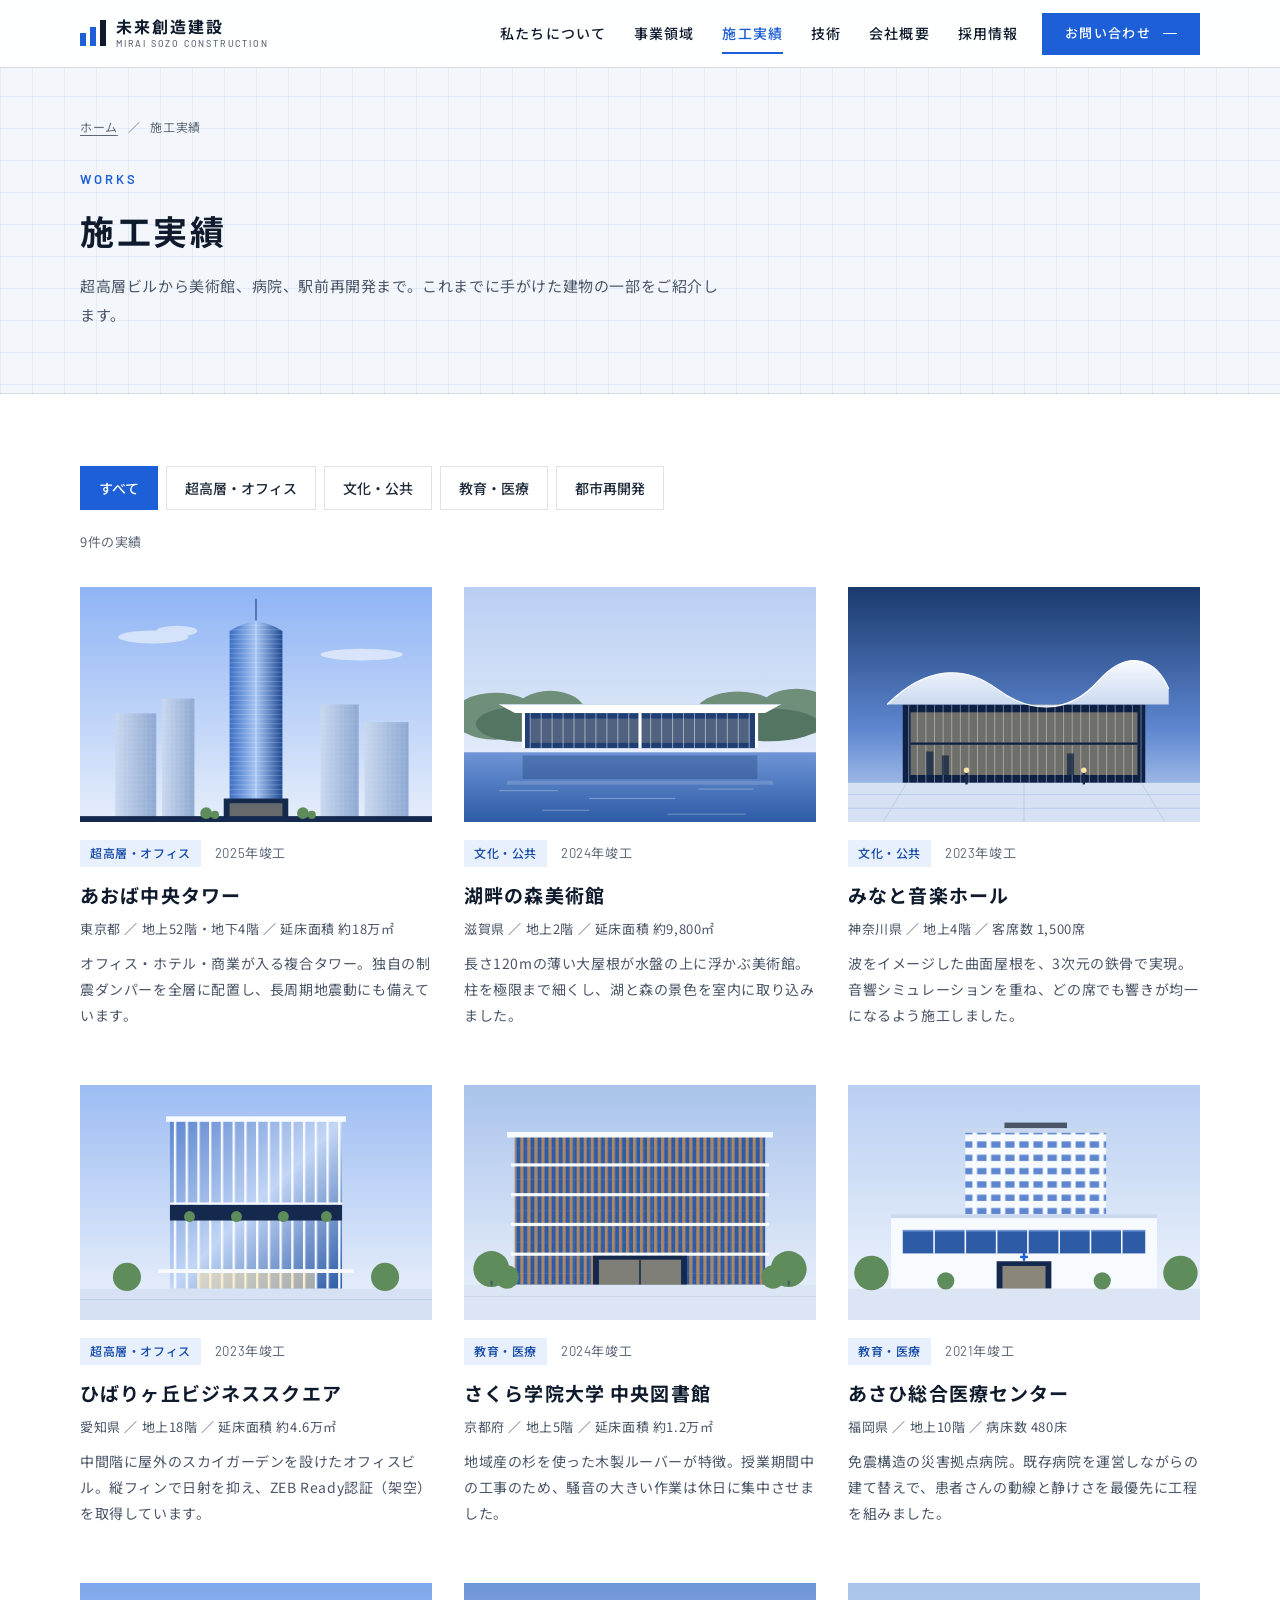
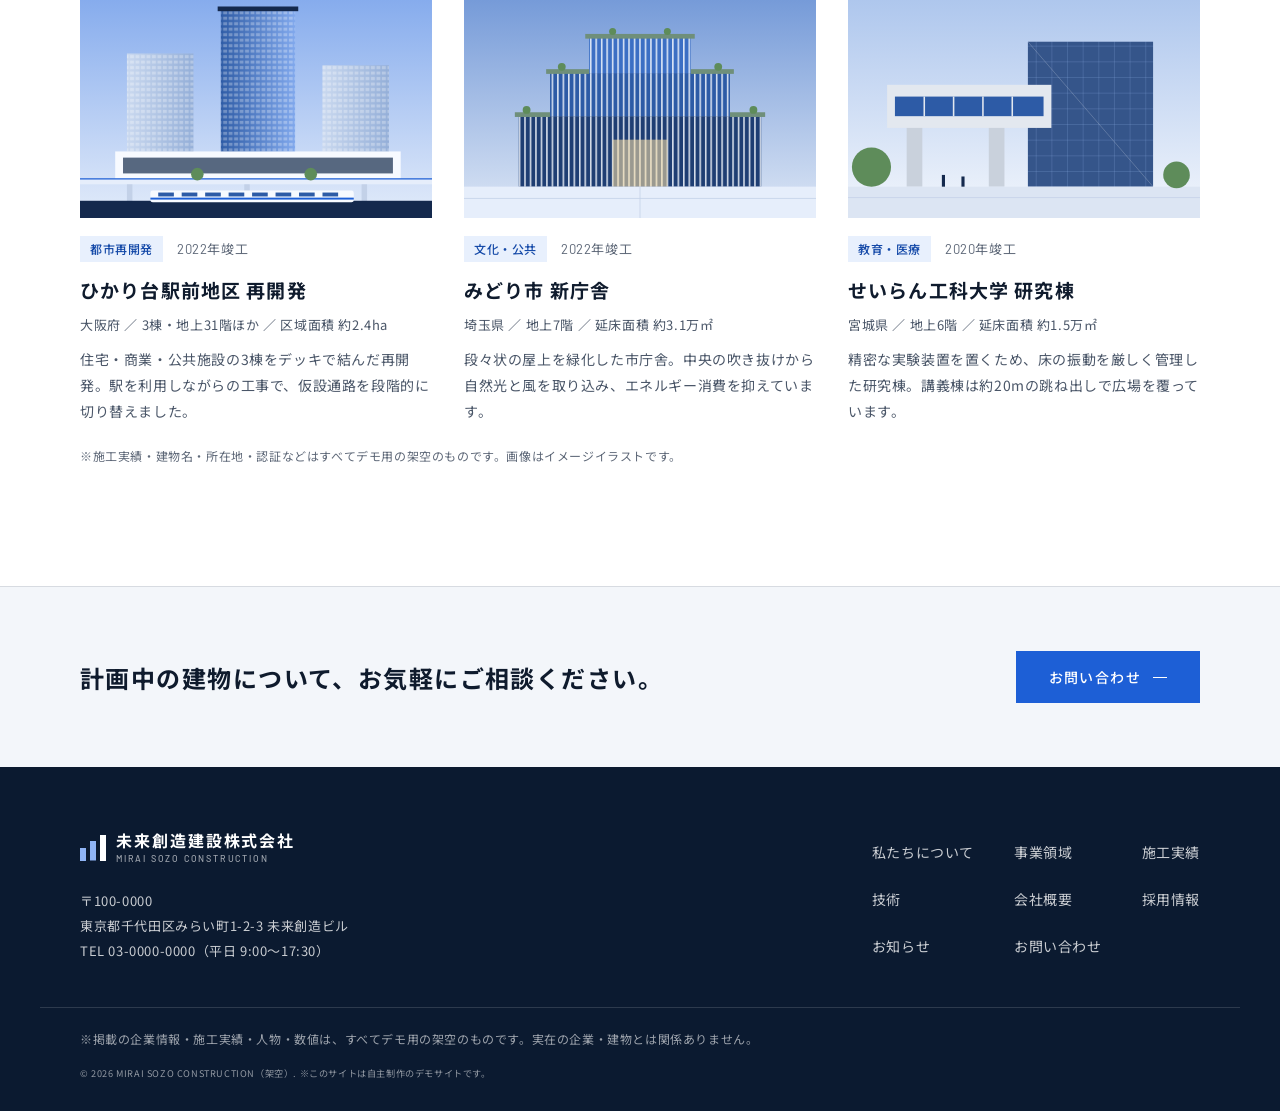
<file: works.html>
<!DOCTYPE html>
<html lang="ja">
<head>
  <meta charset="UTF-8">
  <meta name="viewport" content="width=device-width, initial-scale=1.0">
  <meta name="theme-color" content="#FFFFFF">
  <title>施工実績 | 未来創造建設株式会社</title>
  <meta name="description" content="架空の総合建設会社「未来創造建設株式会社」の施工実績一覧（デモサイト）。建物名・所在地などはすべて架空のものです。">
  <link rel="preconnect" href="https://fonts.googleapis.com">
  <link rel="preconnect" href="https://fonts.gstatic.com" crossorigin>
  <link href="https://fonts.googleapis.com/css2?family=Barlow:wght@400;500;600&family=Noto+Sans+JP:wght@400;500;700&display=swap" rel="stylesheet">
  <link rel="stylesheet" href="css/style.css">
</head>
<body id="top">

  <!-- ヘッダー -->
  <header class="header">
    <div class="header__inner">
      <a href="index.html" class="logo" aria-label="未来創造建設株式会社 トップへ">
        <span class="logo__mark" aria-hidden="true"></span>
        <span class="logo__text">
          <span class="logo__ja">未来創造建設</span>
          <span class="logo__en">MIRAI SOZO CONSTRUCTION</span>
        </span>
      </a>

      <button class="header__toggle" id="navToggle" aria-label="メニューを開く" aria-expanded="false" aria-controls="globalNav">
        <span></span><span></span><span></span>
      </button>

      <nav class="nav" id="globalNav" aria-label="メインメニュー">
        <div class="nav__head">
          <span class="logo">
            <span class="logo__mark" aria-hidden="true"></span>
            <span class="logo__text">
              <span class="logo__ja">未来創造建設</span>
              <span class="logo__en">MIRAI SOZO CONSTRUCTION</span>
            </span>
          </span>
          <button type="button" class="nav__close" id="navClose" aria-label="メニューを閉じる">
            <span aria-hidden="true"></span>
          </button>
        </div>

        <ul class="nav__list">
          <li class="nav__item"><a href="index.html#message" class="nav__link"><span class="nav__en" aria-hidden="true">Message</span><span class="nav__label">私たちについて</span></a></li>
          <li class="nav__item"><a href="index.html#business" class="nav__link"><span class="nav__en" aria-hidden="true">Business</span><span class="nav__label">事業領域</span></a></li>
          <li class="nav__item"><a href="works.html" class="nav__link is-current" aria-current="page"><span class="nav__en" aria-hidden="true">Works</span><span class="nav__label">施工実績</span></a></li>
          <li class="nav__item"><a href="index.html#technology" class="nav__link"><span class="nav__en" aria-hidden="true">Technology</span><span class="nav__label">技術</span></a></li>
          <li class="nav__item"><a href="company.html" class="nav__link"><span class="nav__en" aria-hidden="true">Company</span><span class="nav__label">会社概要</span></a></li>
          <li class="nav__item"><a href="recruit.html" class="nav__link"><span class="nav__en" aria-hidden="true">Recruit</span><span class="nav__label">採用情報</span></a></li>
        </ul>

        <div class="nav__cta">
          <a href="contact.html" class="btn btn--primary btn--block">お問い合わせ</a>
          <p class="nav__info">受付時間　平日 9:00〜17:30</p>
          <p class="demo-note">※デモ用の架空の企業情報です</p>
        </div>
      </nav>

      <a href="contact.html" class="btn btn--primary header__contact">お問い合わせ</a>
    </div>
  </header>

  <main>
    <!-- ページ見出し -->
    <section class="page-hero">
      <div class="container">
        <nav class="breadcrumb" aria-label="パンくずリスト">
          <ol>
            <li><a href="index.html">ホーム</a></li>
            <li aria-current="page">施工実績</li>
          </ol>
        </nav>
        <h1 class="section-title page-hero__title">
          <span class="section-title__en">Works</span>
          <span class="section-title__ja">施工実績</span>
        </h1>
        <p class="page-hero__lead">超高層ビルから美術館、病院、駅前再開発まで。これまでに手がけた建物の一部をご紹介します。</p>
      </div>
    </section>

    <section class="section section--tight">
      <div class="container">
        <!-- カテゴリーで絞り込み -->
        <div class="filter" role="group" aria-label="カテゴリーで絞り込む">
          <button type="button" class="filter__btn" data-cat="all" aria-pressed="true">すべて</button>
          <button type="button" class="filter__btn" data-cat="office" aria-pressed="false">超高層・オフィス</button>
          <button type="button" class="filter__btn" data-cat="culture" aria-pressed="false">文化・公共</button>
          <button type="button" class="filter__btn" data-cat="edu" aria-pressed="false">教育・医療</button>
          <button type="button" class="filter__btn" data-cat="urban" aria-pressed="false">都市再開発</button>
        </div>
        <p class="filter__count" id="filterCount" aria-live="polite">9件の実績</p>

        <ul class="works works--list">
          <li class="works__item" data-cat="office">
            <figure>
              <div class="works__media"><img src="images/work-tower.svg" alt="ガラスのカーテンウォールに覆われた細長い超高層タワー" width="1200" height="800" loading="lazy" decoding="async"></div>
              <figcaption class="works__body">
                <p class="works__meta"><span class="works__cat">超高層・オフィス</span><span>2025年竣工</span></p>
                <h2 class="works__title">あおば中央タワー</h2>
                <p class="works__spec">東京都 ／ 地上52階・地下4階 ／ 延床面積 約18万㎡</p>
                <p class="works__text">オフィス・ホテル・商業が入る複合タワー。独自の制震ダンパーを全層に配置し、長周期地震動にも備えています。</p>
              </figcaption>
            </figure>
          </li>
          <li class="works__item" data-cat="culture">
            <figure>
              <div class="works__media"><img src="images/work-museum.svg" alt="水盤に面した、白い大屋根の低層の美術館" width="900" height="600" loading="lazy" decoding="async"></div>
              <figcaption class="works__body">
                <p class="works__meta"><span class="works__cat">文化・公共</span><span>2024年竣工</span></p>
                <h2 class="works__title">湖畔の森美術館</h2>
                <p class="works__spec">滋賀県 ／ 地上2階 ／ 延床面積 約9,800㎡</p>
                <p class="works__text">長さ120mの薄い大屋根が水盤の上に浮かぶ美術館。柱を極限まで細くし、湖と森の景色を室内に取り込みました。</p>
              </figcaption>
            </figure>
          </li>
          <li class="works__item" data-cat="culture">
            <figure>
              <div class="works__media"><img src="images/work-hall.svg" alt="波打つ屋根をもつ音楽ホールの外観" width="900" height="600" loading="lazy" decoding="async"></div>
              <figcaption class="works__body">
                <p class="works__meta"><span class="works__cat">文化・公共</span><span>2023年竣工</span></p>
                <h2 class="works__title">みなと音楽ホール</h2>
                <p class="works__spec">神奈川県 ／ 地上4階 ／ 客席数 1,500席</p>
                <p class="works__text">波をイメージした曲面屋根を、3次元の鉄骨で実現。音響シミュレーションを重ね、どの席でも響きが均一になるよう施工しました。</p>
              </figcaption>
            </figure>
          </li>
          <li class="works__item" data-cat="office">
            <figure>
              <div class="works__media"><img src="images/work-office.svg" alt="白い縦のフィンが並ぶ、中層のオフィスビル" width="900" height="600" loading="lazy" decoding="async"></div>
              <figcaption class="works__body">
                <p class="works__meta"><span class="works__cat">超高層・オフィス</span><span>2023年竣工</span></p>
                <h2 class="works__title">ひばりヶ丘ビジネススクエア</h2>
                <p class="works__spec">愛知県 ／ 地上18階 ／ 延床面積 約4.6万㎡</p>
                <p class="works__text">中間階に屋外のスカイガーデンを設けたオフィスビル。縦フィンで日射を抑え、ZEB Ready認証（架空）を取得しています。</p>
              </figcaption>
            </figure>
          </li>
          <li class="works__item" data-cat="edu">
            <figure>
              <div class="works__media"><img src="images/work-library.svg" alt="縦の木製ルーバーが並ぶ大学図書館" width="900" height="600" loading="lazy" decoding="async"></div>
              <figcaption class="works__body">
                <p class="works__meta"><span class="works__cat">教育・医療</span><span>2024年竣工</span></p>
                <h2 class="works__title">さくら学院大学 中央図書館</h2>
                <p class="works__spec">京都府 ／ 地上5階 ／ 延床面積 約1.2万㎡</p>
                <p class="works__text">地域産の杉を使った木製ルーバーが特徴。授業期間中の工事のため、騒音の大きい作業は休日に集中させました。</p>
              </figcaption>
            </figure>
          </li>
          <li class="works__item" data-cat="edu">
            <figure>
              <div class="works__media"><img src="images/work-hospital.svg" alt="病棟の高層部と低層の外来棟からなる総合病院" width="900" height="600" loading="lazy" decoding="async"></div>
              <figcaption class="works__body">
                <p class="works__meta"><span class="works__cat">教育・医療</span><span>2021年竣工</span></p>
                <h2 class="works__title">あさひ総合医療センター</h2>
                <p class="works__spec">福岡県 ／ 地上10階 ／ 病床数 480床</p>
                <p class="works__text">免震構造の災害拠点病院。既存病院を運営しながらの建て替えで、患者さんの動線と静けさを最優先に工程を組みました。</p>
              </figcaption>
            </figure>
          </li>
          <li class="works__item" data-cat="urban">
            <figure>
              <div class="works__media"><img src="images/work-station.svg" alt="駅前広場とペデストリアンデッキでつながる複合ビル群" width="900" height="600" loading="lazy" decoding="async"></div>
              <figcaption class="works__body">
                <p class="works__meta"><span class="works__cat">都市再開発</span><span>2022年竣工</span></p>
                <h2 class="works__title">ひかり台駅前地区 再開発</h2>
                <p class="works__spec">大阪府 ／ 3棟・地上31階ほか ／ 区域面積 約2.4ha</p>
                <p class="works__text">住宅・商業・公共施設の3棟をデッキで結んだ再開発。駅を利用しながらの工事で、仮設通路を段階的に切り替えました。</p>
              </figcaption>
            </figure>
          </li>
          <li class="works__item" data-cat="culture">
            <figure>
              <div class="works__media"><img src="images/work-cityhall.svg" alt="段々に緑化された屋上をもつ市庁舎" width="900" height="600" loading="lazy" decoding="async"></div>
              <figcaption class="works__body">
                <p class="works__meta"><span class="works__cat">文化・公共</span><span>2022年竣工</span></p>
                <h2 class="works__title">みどり市 新庁舎</h2>
                <p class="works__spec">埼玉県 ／ 地上7階 ／ 延床面積 約3.1万㎡</p>
                <p class="works__text">段々状の屋上を緑化した市庁舎。中央の吹き抜けから自然光と風を取り込み、エネルギー消費を抑えています。</p>
              </figcaption>
            </figure>
          </li>
          <li class="works__item" data-cat="edu">
            <figure>
              <div class="works__media"><img src="images/work-campus.svg" alt="ガラスの研究棟と、跳ね出したコンクリートの講義棟" width="900" height="600" loading="lazy" decoding="async"></div>
              <figcaption class="works__body">
                <p class="works__meta"><span class="works__cat">教育・医療</span><span>2020年竣工</span></p>
                <h2 class="works__title">せいらん工科大学 研究棟</h2>
                <p class="works__spec">宮城県 ／ 地上6階 ／ 延床面積 約1.5万㎡</p>
                <p class="works__text">精密な実験装置を置くため、床の振動を厳しく管理した研究棟。講義棟は約20mの跳ね出しで広場を覆っています。</p>
              </figcaption>
            </figure>
          </li>
        </ul>
        <p class="demo-note">※施工実績・建物名・所在地・認証などはすべてデモ用の架空のものです。画像はイメージイラストです。</p>
      </div>
    </section>

    <!-- お問い合わせへの案内 -->
    <section class="cta-band">
      <div class="container cta-band__inner">
        <p class="cta-band__text"><span class="phrase">計画中の建物について、</span><span class="phrase">お気軽にご相談ください。</span></p>
        <a href="contact.html" class="btn btn--primary">お問い合わせ</a>
      </div>
    </section>
  </main>

  <!-- フッター -->
  <footer class="footer">
    <div class="container footer__inner">
      <div class="footer__company">
        <a href="index.html" class="logo logo--light">
          <span class="logo__mark" aria-hidden="true"></span>
          <span class="logo__text">
            <span class="logo__ja">未来創造建設株式会社</span>
            <span class="logo__en">MIRAI SOZO CONSTRUCTION</span>
          </span>
        </a>
        <p class="footer__info">〒100-0000<br><span class="phrase">東京都千代田区みらい町1-2-3</span> <span class="phrase">未来創造ビル</span><br>TEL 03-0000-0000（平日 9:00〜17:30）</p>
      </div>

      <nav aria-label="フッターナビゲーション">
        <ul class="footer__nav">
          <li><a href="index.html#message">私たちについて</a></li>
          <li><a href="index.html#business">事業領域</a></li>
          <li><a href="works.html" aria-current="page">施工実績</a></li>
          <li><a href="index.html#technology">技術</a></li>
          <li><a href="company.html">会社概要</a></li>
          <li><a href="recruit.html">採用情報</a></li>
          <li><a href="index.html#news">お知らせ</a></li>
          <li><a href="contact.html">お問い合わせ</a></li>
        </ul>
      </nav>
    </div>
    <div class="container footer__bottom">
      <p class="demo-note">※掲載の企業情報・施工実績・人物・数値は、すべてデモ用の架空のものです。実在の企業・建物とは関係ありません。</p>
      <p class="footer__copy"><small>&copy; 2026 MIRAI SOZO CONSTRUCTION（架空）. ※このサイトは自主制作のデモサイトです。</small></p>
    </div>
  </footer>

  <a href="#top" class="page-top" id="pageTop" aria-label="ページの先頭へ戻る"><span aria-hidden="true"></span></a>

  <script src="js/main.js"></script>
</body>
</html>
</file>
<file: css/style.css>
/* =========================================================
   未来創造建設株式会社 - style.css
   コンセプト：白 × ネイビー × ブルー。図面のグリッド線と細い罫線で「精度」を表現
   モバイルファースト：基本はスマホ向け、768px〜 タブレット / 1024px〜 PC
   ========================================================= */

/* ---------- 変数 ---------- */
:root {
  --color-bg: #FFFFFF;
  --color-bg-alt: #F3F6FA;
  --color-navy: #0B1A30;       /* 技術セクション・フッター */
  --color-navy-2: #12264A;
  --color-ink: #0F1B2D;        /* 見出し */
  --color-text: #1E2A3A;
  --color-text-sub: #4A5668;
  --color-text-mute: #5E6878;
  --color-line: rgba(15, 27, 45, 0.12);
  --color-grid: rgba(29, 95, 214, 0.07);

  /* アクセント：ブルー */
  --color-blue: #1D5FD6;
  --color-blue-dark: #1449A8;
  --color-blue-pale: #E8F0FD;
  --color-blue-light: #8FB4F5; /* 濃い背景の上で使う */

  --font-ja: "Noto Sans JP", "Hiragino Sans", "Yu Gothic", sans-serif;
  --font-en: "Barlow", "Noto Sans JP", sans-serif;

  --header-height: 68px;
  --container-width: 1200px;
  --transition: 0.3s ease;
}

/* ---------- リセット・ベース ---------- */
*,
*::before,
*::after {
  box-sizing: border-box;
}

html {
  scroll-behavior: smooth;
  scroll-padding-top: var(--header-height);
}

body {
  margin: 0;
  font-family: var(--font-ja);
  font-size: 15px;
  line-height: 1.9;
  letter-spacing: 0.04em;
  color: var(--color-text);
  background-color: var(--color-bg);
  -webkit-text-size-adjust: 100%;
}

body.is-nav-open {
  overflow: hidden;
}

img {
  display: block;
  max-width: 100%;
  height: auto;
}

a {
  color: inherit;
  text-decoration: none;
}

a:focus-visible,
button:focus-visible {
  outline: 2px solid var(--color-blue);
  outline-offset: 3px;
}

h1, h2, h3, p, ul, ol, dl, dd, figure {
  margin: 0;
}

ul,
ol {
  padding: 0;
  list-style: none;
}

.container {
  width: 100%;
  max-width: var(--container-width);
  margin: 0 auto;
  padding: 0 20px;
}

.visually-hidden {
  position: absolute;
  width: 1px;
  height: 1px;
  overflow: hidden;
  clip: rect(0 0 0 0);
  white-space: nowrap;
}

/* 文節のまとまり：途中で改行させない */
.phrase {
  display: inline-block;
}

/* ---------- ボタン ---------- */
.btn {
  display: inline-flex;
  align-items: center;
  justify-content: center;
  gap: 12px;
  min-height: 52px;
  padding: 0 32px;
  border: 1px solid transparent;
  font-size: 14px;
  font-weight: 500;
  letter-spacing: 0.1em;
  transition: background-color var(--transition), color var(--transition), border-color var(--transition);
}

/* 右向きの細い矢印 */
.btn::after {
  content: "";
  width: 14px;
  height: 1px;
  background-color: currentColor;
  box-shadow: none;
  transition: transform var(--transition);
}

.btn:hover::after {
  transform: translateX(4px);
}

.btn--primary {
  background-color: var(--color-blue);
  color: #fff;
}

.btn--primary:hover {
  background-color: var(--color-blue-dark);
}

/* 濃い背景・写真の上で使う白線のボタン */
.btn--ghost {
  border-color: rgba(255, 255, 255, 0.7);
  color: #fff;
}

.btn--ghost:hover {
  background-color: #fff;
  border-color: #fff;
  color: var(--color-ink);
}

.btn--block {
  width: 100%;
}

/* ---------- ロゴ ---------- */
.logo {
  display: inline-flex;
  align-items: center;
  gap: 10px;
  color: var(--color-ink);
}

/* 上昇する3本の柱をモチーフにしたマーク */
.logo__mark {
  position: relative;
  flex-shrink: 0;
  width: 26px;
  height: 26px;
  background:
    linear-gradient(var(--color-blue), var(--color-blue)) 0 100% / 6px 50% no-repeat,
    linear-gradient(var(--color-blue), var(--color-blue)) 10px 100% / 6px 75% no-repeat,
    linear-gradient(var(--color-ink), var(--color-ink)) 20px 100% / 6px 100% no-repeat;
}

.logo__text {
  display: flex;
  flex-direction: column;
  line-height: 1.2;
}

.logo__ja {
  font-size: 16px;
  font-weight: 700;
  letter-spacing: 0.12em;
}

.logo__en {
  margin-top: 3px;
  font-family: var(--font-en);
  font-size: 9px;
  font-weight: 500;
  letter-spacing: 0.2em;
  color: var(--color-text-mute);
}

.logo--light {
  color: #fff;
}

.logo--light .logo__mark {
  background:
    linear-gradient(var(--color-blue-light), var(--color-blue-light)) 0 100% / 6px 50% no-repeat,
    linear-gradient(var(--color-blue-light), var(--color-blue-light)) 10px 100% / 6px 75% no-repeat,
    linear-gradient(#fff, #fff) 20px 100% / 6px 100% no-repeat;
}

.logo--light .logo__en {
  color: rgba(255, 255, 255, 0.6);
}

/* ---------- ヘッダー ---------- */
.header {
  position: fixed;
  top: 0;
  left: 0;
  z-index: 100;
  width: 100%;
  height: var(--header-height);
  border-bottom: 1px solid var(--color-line);
}

/* 背景のぼかしは疑似要素に（固定メニューがヘッダー内に閉じ込められないように） */
.header::before {
  content: "";
  position: absolute;
  inset: 0;
  z-index: -1;
  background-color: rgba(255, 255, 255, 0.92);
  backdrop-filter: blur(10px);
  -webkit-backdrop-filter: blur(10px);
}

.header__inner {
  display: flex;
  align-items: center;
  gap: 16px;
  max-width: var(--container-width);
  height: 100%;
  margin: 0 auto;
  padding: 0 20px;
}

.header__inner > .logo {
  margin-right: auto;
}

/* ヘッダーのお問い合わせボタン（タブレット以上で表示） */
.header__contact {
  display: none;
  min-height: 42px;
  padding: 0 22px;
  font-size: 13px;
}

/* ハンバーガー（3本線） */
.header__toggle {
  position: relative;
  width: 44px;
  height: 44px;
  margin-right: -10px;
  padding: 0;
  border: none;
  background: none;
  cursor: pointer;
}

.header__toggle span {
  position: absolute;
  right: 10px;
  width: 24px;
  height: 2px;
  background-color: var(--color-ink);
}

.header__toggle span:nth-child(1) { top: 14px; }
.header__toggle span:nth-child(2) { top: 21px; width: 18px; }
.header__toggle span:nth-child(3) { top: 28px; width: 12px; background-color: var(--color-blue); }

/* ---------- ナビ（スマホ・タブレット：全画面メニュー） ---------- */
.nav {
  position: fixed;
  inset: 0;
  display: flex;
  flex-direction: column;
  overflow-y: auto;
  background-color: var(--color-bg);
  opacity: 0;
  visibility: hidden;
  pointer-events: none;   /* フェードアウト中のタップを受け付けない */
  transition: opacity var(--transition), visibility 0s linear 0.3s;
}

.nav.is-open {
  opacity: 1;
  visibility: visible;
  pointer-events: auto;
  transition: opacity var(--transition), visibility 0s;
}

.nav__head {
  position: sticky;
  top: 0;
  z-index: 1;
  display: flex;
  flex-shrink: 0;
  align-items: center;
  justify-content: space-between;
  height: var(--header-height);
  padding: 0 20px;
  border-bottom: 1px solid var(--color-line);
  background-color: var(--color-bg);
}

.nav__close {
  position: relative;
  width: 44px;
  height: 44px;
  padding: 0;
  border: 1px solid var(--color-line);
  background: none;
  cursor: pointer;
  transition: background-color var(--transition);
}

.nav__close span::before,
.nav__close span::after {
  content: "";
  position: absolute;
  top: 50%;
  left: 50%;
  width: 18px;
  height: 2px;
  background-color: var(--color-ink);
}

.nav__close span::before { transform: translate(-50%, -50%) rotate(45deg); }
.nav__close span::after  { transform: translate(-50%, -50%) rotate(-45deg); }

.nav__close:hover {
  background-color: var(--color-bg-alt);
}

.nav__list {
  width: 100%;
  max-width: 460px;
  margin: clamp(24px, 6vh, 64px) auto 0;
  padding: 0 20px;
}

.nav__item {
  border-bottom: 1px solid var(--color-line);
}

.nav__link {
  display: flex;
  align-items: baseline;
  justify-content: space-between;
  gap: 16px;
  min-height: 58px;
  padding: 16px 8px;
  -webkit-tap-highlight-color: transparent;
  transition: background-color 0.2s ease;
}

.nav__label {
  font-size: 16px;
  font-weight: 500;
  letter-spacing: 0.1em;
  color: var(--color-ink);
}

.nav__en {
  order: 2;
  font-family: var(--font-en);
  font-size: 12px;
  font-weight: 500;
  letter-spacing: 0.18em;
  text-transform: uppercase;
  color: var(--color-blue);
}

@media (hover: hover) {
  .nav__link:hover {
    background-color: var(--color-bg-alt);
  }
}

.nav__link:active {
  background-color: var(--color-blue-pale);
}

.nav__link.is-current .nav__label {
  color: var(--color-blue);
}

.nav__cta {
  width: 100%;
  max-width: 460px;
  margin: 28px auto;
  padding: 0 20px;
  text-align: center;
}

.nav__info {
  margin-top: 14px;
  font-size: 13px;
  color: var(--color-text-sub);
}

@media (max-height: 560px) {
  .nav__list { margin-top: 12px; }
  .nav__link { min-height: 48px; padding: 10px 8px; }
  .nav__cta { margin-top: 16px; }
}

/* ---------- 見出し（共通） ---------- */
.section {
  padding: 88px 0;
}

.section--alt {
  background-color: var(--color-bg-alt);
}

/* 図面のような方眼の背景 */
.section--grid {
  background-image:
    linear-gradient(var(--color-grid) 1px, transparent 1px),
    linear-gradient(90deg, var(--color-grid) 1px, transparent 1px);
  background-size: 32px 32px;
}

.section--dark {
  position: relative;
  background-color: var(--color-navy);
  background-image:
    linear-gradient(rgba(143, 180, 245, 0.08) 1px, transparent 1px),
    linear-gradient(90deg, rgba(143, 180, 245, 0.08) 1px, transparent 1px);
  background-size: 48px 48px;
  color: rgba(255, 255, 255, 0.86);
}

.section-title {
  display: flex;
  flex-direction: column;
  gap: 14px;
  margin-bottom: 48px;
}

.section-title__en {
  display: flex;
  align-items: center;
  gap: 14px;
  font-family: var(--font-en);
  font-size: 13px;
  font-weight: 600;
  letter-spacing: 0.24em;
  text-transform: uppercase;
  color: var(--color-blue);
}

/* 「01 ——— MESSAGE」の番号と線 */
.section-title__num {
  display: inline-flex;
  align-items: center;
  gap: 14px;
  color: var(--color-ink);
  letter-spacing: 0.08em;
}

.section-title__num::after {
  content: "";
  width: 36px;
  height: 1px;
  background-color: currentColor;
}

.section-title__ja {
  font-size: clamp(24px, 6.4vw, 34px);
  font-weight: 700;
  line-height: 1.5;
  letter-spacing: 0.08em;
  color: var(--color-ink);
}

.section-title--light .section-title__en { color: var(--color-blue-light); }
.section-title--light .section-title__num { color: #fff; }
.section-title--light .section-title__ja { color: #fff; }

/* ---------- デモ表記 ---------- */
.demo-note {
  margin-top: 20px;
  font-size: 12px;
  line-height: 1.8;
  color: var(--color-text-mute);
}

.demo-note--center {
  text-align: center;
}

/* =========================================================
   メインビジュアル
   ========================================================= */
.hero {
  position: relative;
  display: flex;
  align-items: flex-end;
  min-height: 100svh;
  padding-top: var(--header-height);
  overflow: hidden;
  background-color: var(--color-navy);
  color: #fff;
}

.hero__media {
  position: absolute;
  inset: 0;
}

.hero__media img {
  width: 100%;
  height: 100%;
  object-fit: cover;
  object-position: 62% center;
}

/* 文字を読みやすくするための暗いグラデーション */
.hero__media::after {
  content: "";
  position: absolute;
  inset: 0;
  background: linear-gradient(180deg, rgba(11, 26, 48, 0.1) 0%, rgba(11, 26, 48, 0.35) 45%, rgba(11, 26, 48, 0.88) 100%);
}

.hero__inner {
  position: relative;
  width: 100%;
  max-width: var(--container-width);
  margin: 0 auto;
  padding: 0 20px 96px;
}

.hero__eyebrow {
  display: flex;
  align-items: center;
  gap: 14px;
  font-family: var(--font-en);
  font-size: 12px;
  font-weight: 600;
  letter-spacing: 0.24em;
  text-transform: uppercase;
  color: var(--color-blue-light);
}

.hero__eyebrow::before {
  content: "";
  width: 32px;
  height: 1px;
  background-color: currentColor;
}

.hero__title {
  margin-top: 20px;
  font-size: clamp(34px, 9.6vw, 72px);
  font-weight: 700;
  line-height: 1.35;
  letter-spacing: 0.06em;
}

.hero__lead {
  margin-top: 20px;
  font-size: 15px;
  line-height: 1.9;
  color: rgba(255, 255, 255, 0.85);
}

.hero__actions {
  display: flex;
  flex-direction: column;
  gap: 12px;
  margin-top: 32px;
}

/* 下にスクロールを促す縦線 */
.hero__scroll {
  position: absolute;
  right: 20px;
  bottom: 0;
  display: flex;
  flex-direction: column;
  align-items: center;
  gap: 10px;
  padding-top: 8px;
  font-family: var(--font-en);
  font-size: 11px;
  font-weight: 500;
  letter-spacing: 0.2em;
  text-transform: uppercase;
  writing-mode: vertical-rl;
  color: rgba(255, 255, 255, 0.75);
}

.hero__scroll::after {
  content: "";
  width: 1px;
  height: 56px;
  background: linear-gradient(rgba(255, 255, 255, 0.8), rgba(255, 255, 255, 0.8)) 0 0 / 1px 40% no-repeat, rgba(255, 255, 255, 0.25);
  animation: scroll-line 2s ease-in-out infinite;
}

@keyframes scroll-line {
  0%   { background-position: 0 -40%; }
  100% { background-position: 0 180%; }
}

@media (prefers-reduced-motion: reduce) {
  html { scroll-behavior: auto; }
  .hero__scroll::after { animation: none; }
}

/* =========================================================
   数字で見る
   ========================================================= */
.numbers {
  padding: 56px 0 48px;
  border-bottom: 1px solid var(--color-line);
}

.numbers__list {
  display: grid;
  grid-template-columns: repeat(2, 1fr);
}

.numbers__item {
  padding: 20px 8px;
  border-bottom: 1px solid var(--color-line);
  text-align: center;
}

.numbers__item:nth-child(odd) {
  border-right: 1px solid var(--color-line);
}

.numbers__item:nth-last-child(-n + 2) {
  border-bottom: none;
}

.numbers__item dt {
  font-size: 13px;
  font-weight: 500;
  color: var(--color-text-sub);
}

.numbers__value {
  font-family: var(--font-en);
  font-size: 40px;
  font-weight: 500;
  line-height: 1.2;
  letter-spacing: 0.02em;
  color: var(--color-ink);
}

.numbers__unit {
  margin-left: 4px;
  font-size: 14px;
  font-weight: 500;
  color: var(--color-blue);
}

/* =========================================================
   私たちについて
   ========================================================= */
.message__body p + p {
  margin-top: 20px;
}

.message__lead {
  padding-left: 18px;
  border-left: 3px solid var(--color-blue);
  font-size: 18px;
  font-weight: 500;
  line-height: 1.8;
  color: var(--color-ink);
}

.message__sign {
  display: flex;
  align-items: baseline;
  justify-content: flex-end;
  gap: 16px;
  margin-top: 32px !important;
}

.message__role {
  font-size: 13px;
  color: var(--color-text-sub);
}

.message__name {
  font-size: 20px;
  font-weight: 500;
  letter-spacing: 0.2em;
  color: var(--color-ink);
}

.message__body .demo-note {
  text-align: right;
}

/* =========================================================
   事業領域
   ========================================================= */
.business {
  display: grid;
  gap: 16px;
}

.business__item {
  position: relative;
  padding: 32px 26px 30px;
  border: 1px solid var(--color-line);
  background-color: #fff;
}

/* 左上の青い角（図面のトンボのイメージ） */
.business__item::before {
  content: "";
  position: absolute;
  top: -1px;
  left: -1px;
  width: 20px;
  height: 20px;
  border-top: 3px solid var(--color-blue);
  border-left: 3px solid var(--color-blue);
}

.business__icon {
  width: 48px;
  height: 48px;
  fill: none;
  stroke: var(--color-blue);
  stroke-width: 1.6;
  stroke-linecap: round;
  stroke-linejoin: round;
}

.business__en {
  margin-top: 20px;
  font-family: var(--font-en);
  font-size: 12px;
  font-weight: 600;
  letter-spacing: 0.16em;
  text-transform: uppercase;
  color: var(--color-blue);
}

.business__title {
  margin-top: 4px;
  font-size: 20px;
  font-weight: 700;
  letter-spacing: 0.08em;
  color: var(--color-ink);
}

.business__text {
  margin-top: 12px;
  font-size: 14px;
  line-height: 1.9;
  color: var(--color-text-sub);
}

/* =========================================================
   施工実績
   ========================================================= */
.works {
  display: grid;
  gap: 40px;
}

.works__media {
  overflow: hidden;
  aspect-ratio: 3 / 2;
  background-color: var(--color-bg-alt);
}

.works__media img {
  width: 100%;
  height: 100%;
  object-fit: cover;
  transition: transform 0.6s ease;
}

@media (hover: hover) {
  .works__item:hover .works__media img {
    transform: scale(1.04);
  }
}

.works__body {
  padding-top: 18px;
}

.works__meta {
  display: flex;
  flex-wrap: wrap;
  align-items: center;
  gap: 8px 14px;
  font-family: var(--font-en);
  font-size: 13px;
  color: var(--color-text-mute);
}

.works__cat {
  padding: 2px 10px;
  background-color: var(--color-blue-pale);
  font-family: var(--font-ja);
  font-size: 12px;
  font-weight: 500;
  color: var(--color-blue-dark);
}

.works__title {
  margin-top: 10px;
  font-size: 19px;
  font-weight: 700;
  letter-spacing: 0.06em;
  color: var(--color-ink);
}

.works__spec {
  margin-top: 4px;
  font-size: 13px;
  color: var(--color-text-sub);
}

/* =========================================================
   技術
   ========================================================= */
.tech {
  display: grid;
  gap: 1px;
  background-color: rgba(143, 180, 245, 0.2); /* 区切り線 */
  border: 1px solid rgba(143, 180, 245, 0.2);
}

.tech__item {
  padding: 32px 26px;
  background-color: var(--color-navy);
}

.tech__num {
  font-family: var(--font-en);
  font-size: 14px;
  font-weight: 600;
  letter-spacing: 0.2em;
  color: var(--color-blue-light);
}

.tech__title {
  margin-top: 14px;
  font-size: 20px;
  font-weight: 700;
  letter-spacing: 0.08em;
  color: #fff;
}

.tech__text {
  margin-top: 12px;
  font-size: 14px;
  line-height: 1.9;
  color: rgba(255, 255, 255, 0.78);
}

/* =========================================================
   プロジェクトの流れ
   ========================================================= */
.flow {
  display: grid;
  gap: 0;
  border-left: 1px solid var(--color-blue);
  margin-left: 6px;
}

.flow__item {
  position: relative;
  padding: 0 0 32px 28px;
}

.flow__item:last-child {
  padding-bottom: 0;
}

/* 縦線上の四角いマーカー */
.flow__item::before {
  content: "";
  position: absolute;
  top: 6px;
  left: -6px;
  width: 11px;
  height: 11px;
  border: 2px solid var(--color-blue);
  background-color: var(--color-bg-alt);
}

.flow__step {
  font-family: var(--font-en);
  font-size: 13px;
  font-weight: 600;
  letter-spacing: 0.16em;
  text-transform: uppercase;
  color: var(--color-blue);
}

.flow__title {
  margin-top: 4px;
  font-size: 18px;
  font-weight: 700;
  letter-spacing: 0.08em;
  color: var(--color-ink);
}

.flow__text {
  margin-top: 6px;
  font-size: 14px;
  color: var(--color-text-sub);
}

/* =========================================================
   お知らせ
   ========================================================= */
.news__list {
  border-top: 1px solid var(--color-ink);
}

.news__item {
  display: flex;
  flex-wrap: wrap;
  align-items: center;
  gap: 6px 16px;
  padding: 20px 4px;
  border-bottom: 1px solid var(--color-line);
}

.news__item time {
  font-family: var(--font-en);
  font-size: 14px;
  font-weight: 500;
  letter-spacing: 0.08em;
  color: var(--color-text-mute);
}

.news__cat {
  min-width: 76px;
  padding: 1px 10px;
  border: 1px solid var(--color-blue);
  font-family: var(--font-en);
  font-size: 12px;
  font-weight: 500;
  letter-spacing: 0.1em;
  text-align: center;
  color: var(--color-blue);
}

.news__title {
  width: 100%;
  font-size: 15px;
  color: var(--color-ink);
}

/* =========================================================
   採用バナー
   ========================================================= */
.recruit-banner {
  position: relative;
  padding: 96px 0;
  overflow: hidden;
  background-color: var(--color-blue-dark);
  color: #fff;
}

/* 斜めに走る構造線（鉄骨のブレースをイメージ） */
.recruit-banner__media {
  position: absolute;
  inset: 0;
  background:
    repeating-linear-gradient(60deg, transparent 0 46px, rgba(255, 255, 255, 0.07) 46px 47px),
    repeating-linear-gradient(-60deg, transparent 0 46px, rgba(255, 255, 255, 0.07) 46px 47px),
    linear-gradient(120deg, var(--color-blue) 0%, var(--color-blue-dark) 55%, var(--color-navy-2) 100%);
}

.recruit-banner__inner {
  position: relative;
}

.recruit-banner__en {
  font-family: var(--font-en);
  font-size: clamp(48px, 15vw, 120px);
  font-weight: 600;
  line-height: 1;
  letter-spacing: 0.04em;
  color: rgba(255, 255, 255, 0.16);
}

.recruit-banner__title {
  margin-top: 8px;
  font-size: clamp(24px, 6.4vw, 36px);
  font-weight: 700;
  line-height: 1.5;
  letter-spacing: 0.08em;
}

.recruit-banner__text {
  margin: 12px 0 28px;
  color: rgba(255, 255, 255, 0.85);
}

/* =========================================================
   お問い合わせ
   ========================================================= */
.contact__body > p:first-child {
  color: var(--color-text-sub);
}

.contact__ways {
  display: flex;
  flex-direction: column;
  gap: 16px;
  margin-top: 28px;
}

.contact__tel {
  display: flex;
  flex-direction: column;
  align-items: center;
  padding: 22px 16px;
  border: 1px solid var(--color-line);
  transition: border-color var(--transition);
}

.contact__tel:hover {
  border-color: var(--color-blue);
}

.contact__label {
  font-size: 13px;
  color: var(--color-text-sub);
}

.contact__num {
  font-family: var(--font-en);
  font-size: 32px;
  font-weight: 500;
  line-height: 1.3;
  letter-spacing: 0.06em;
  color: var(--color-ink);
}

.contact__time {
  font-size: 12px;
  color: var(--color-text-mute);
}

.contact__btn {
  min-height: 64px;
  font-size: 15px;
}

/* =========================================================
   フッター
   ========================================================= */
.footer {
  padding: 64px 0 28px;
  background-color: var(--color-navy);
  color: rgba(255, 255, 255, 0.78);
}

.footer__info {
  margin-top: 20px;
  font-size: 13px;
  line-height: 1.9;
}

.footer__nav {
  display: grid;
  grid-template-columns: repeat(2, 1fr);
  gap: 4px 16px;
  margin-top: 36px;
}

.footer__nav a {
  display: inline-block;
  padding: 8px 0;
  font-size: 14px;
  transition: color var(--transition);
}

.footer__nav a:hover {
  color: var(--color-blue-light);
}

.footer__bottom {
  margin-top: 40px;
  padding-top: 20px;
  border-top: 1px solid rgba(255, 255, 255, 0.14);
}

.footer .demo-note {
  margin-top: 0;
  color: rgba(255, 255, 255, 0.6);
}

.footer__copy {
  margin-top: 12px;
  font-size: 11px;
  color: rgba(255, 255, 255, 0.55);
}

/* ---------- ページトップボタン ---------- */
.page-top {
  position: fixed;
  right: 14px;
  bottom: calc(env(safe-area-inset-bottom) + 14px);
  z-index: 90;
  display: flex;
  align-items: center;
  justify-content: center;
  width: 46px;
  height: 46px;
  background-color: var(--color-blue);
  opacity: 0;
  visibility: hidden;
  transition: opacity var(--transition), visibility var(--transition), background-color var(--transition);
}

/* 上向き矢印 */
.page-top span {
  width: 10px;
  height: 10px;
  margin-top: 5px;
  border-top: 2px solid #fff;
  border-left: 2px solid #fff;
  transform: rotate(45deg);
}

.page-top.is-visible {
  opacity: 1;
  visibility: visible;
}

.page-top:hover {
  background-color: var(--color-blue-dark);
}

/* =========================================================
   タブレット（768px〜）
   ========================================================= */
@media (min-width: 768px) {
  .container,
  .header__inner,
  .hero__inner {
    padding-left: 40px;
    padding-right: 40px;
  }

  .header__contact {
    display: inline-flex;
  }

  .section {
    padding: 120px 0;
  }

  .section-title {
    margin-bottom: 56px;
  }

  .hero__inner {
    padding-bottom: 120px;
  }

  .hero__lead {
    font-size: 17px;
  }

  .hero__actions {
    flex-direction: row;
  }

  .hero__scroll {
    right: 40px;
  }

  .numbers__list {
    grid-template-columns: repeat(4, 1fr);
  }

  .numbers__item,
  .numbers__item:nth-last-child(-n + 2) {
    border-bottom: none;
    border-right: 1px solid var(--color-line);
  }

  .numbers__item:last-child {
    border-right: none;
  }

  .numbers__value {
    font-size: 48px;
  }

  .business {
    grid-template-columns: repeat(2, 1fr);
    gap: 24px;
  }

  .works {
    grid-template-columns: repeat(2, 1fr);
    gap: 56px 32px;
  }

  .works__item--feature {
    grid-column: 1 / -1;
  }

  .works__item--feature .works__media {
    aspect-ratio: 16 / 9;
  }

  .works__item--feature .works__title {
    font-size: 24px;
  }

  .flow {
    grid-template-columns: repeat(3, 1fr);
    gap: 40px 0;
    margin-left: 0;
    border-left: none;
    border-top: 1px solid var(--color-blue);
  }

  .flow__item,
  .flow__item:last-child {
    padding: 28px 24px 0 0;
  }

  .flow__item::before {
    top: -7px;
    left: 0;
    background-color: var(--color-bg-alt);
  }

  /* 2段目にも横線を引く */
  .flow__item:nth-child(n + 4) {
    border-top: 1px solid var(--color-blue);
  }

  .news__item {
    flex-wrap: nowrap;
    padding: 24px 8px;
  }

  .news__title {
    width: auto;
  }

  .recruit-banner {
    padding: 120px 0;
  }

  .contact__ways {
    flex-direction: row;
    align-items: stretch;
  }

  .contact__tel,
  .contact__btn {
    flex: 1;
  }

  .contact__btn {
    min-height: auto;
  }

  .footer__nav {
    grid-template-columns: repeat(3, auto);
    justify-content: start;
    gap: 4px 40px;
  }
}

/* =========================================================
   PC（1024px〜）
   ========================================================= */
@media (min-width: 1024px) {
  .header__toggle {
    display: none;
  }

  .header__inner > .logo {
    margin-right: 0;
  }

  .nav {
    position: static;
    display: block;
    flex: 1;
    overflow: visible;
    background: none;
    opacity: 1;
    visibility: visible;
    pointer-events: auto;
  }

  .nav__head,
  .nav__cta,
  .nav__en {
    display: none;
  }

  .nav__list {
    display: flex;
    justify-content: flex-end;
    gap: 28px;
    max-width: none;
    margin: 0;
    padding: 0 8px 0 0;
  }

  .nav__item {
    border: none;
  }

  .nav__link,
  .nav__link:hover,
  .nav__link:active {
    position: relative;
    display: inline-block;
    min-height: 0;
    padding: 6px 0;
    background: none;
  }

  .nav__label {
    font-size: 14px;
    font-weight: 500;
    letter-spacing: 0.08em;
  }

  /* ホバー・表示中は下に青い線 */
  .nav__link::after {
    content: "";
    position: absolute;
    left: 0;
    bottom: 0;
    width: 100%;
    height: 2px;
    background-color: var(--color-blue);
    transform: scaleX(0);
    transform-origin: left;
    transition: transform var(--transition);
  }

  .nav__link:hover::after,
  .nav__link.is-current::after {
    transform: scaleX(1);
  }

  .hero {
    align-items: center;
  }

  .hero__media img {
    object-position: center;
  }

  .hero__media::after {
    background: linear-gradient(90deg, rgba(11, 26, 48, 0.9) 0%, rgba(11, 26, 48, 0.55) 45%, rgba(11, 26, 48, 0.05) 75%);
  }

  .hero__inner {
    padding-top: 40px;
    padding-bottom: 40px;
  }

  .message {
    display: grid;
    grid-template-columns: 380px 1fr;
    gap: 80px;
  }

  .message__head .section-title {
    position: sticky;
    top: calc(var(--header-height) + 40px);
    margin-bottom: 0;
  }

  .message__lead {
    font-size: 22px;
  }

  .business {
    grid-template-columns: repeat(4, 1fr);
  }

  /* 1件目は横長の大きな写真＋右に説明 */
  .works__item--feature figure {
    display: grid;
    grid-template-columns: 2fr 1fr;
    align-items: end;
    gap: 40px;
  }

  .works__item--feature .works__body {
    padding: 0 0 8px;
  }

  .works__item--feature .works__title {
    font-size: 28px;
  }

  .tech {
    grid-template-columns: repeat(3, 1fr);
  }

  .tech__item {
    padding: 44px 36px;
  }

  .flow {
    grid-template-columns: repeat(6, 1fr);
  }

  .flow__item:nth-child(n + 4) {
    border-top: none;
  }

  .news {
    display: grid;
    grid-template-columns: 380px 1fr;
    gap: 80px;
  }

  .news .section-title {
    margin-bottom: 0;
  }

  .contact__inner {
    display: grid;
    grid-template-columns: 380px 1fr;
    gap: 80px;
  }

  .contact .section-title {
    margin-bottom: 0;
  }

  .footer__inner {
    display: flex;
    justify-content: space-between;
    gap: 64px;
  }

  .footer__nav {
    margin-top: 0;
  }
}

/* =========================================================
   下層ページ（施工実績・会社概要・採用・お問い合わせ）
   ========================================================= */

/* 白地の上で使う青線のボタン */
.btn--outline {
  border-color: var(--color-blue);
  color: var(--color-blue);
}

.btn--outline:hover {
  background-color: var(--color-blue);
  color: #fff;
}

.section-more {
  display: flex;
  justify-content: center;
  margin-top: 48px;
}

.section--tight {
  padding: 56px 0 88px;
}

.container--form {
  max-width: 800px;
}

/* ---------- ページ見出しの帯 ---------- */
.page-hero {
  padding: calc(var(--header-height) + 32px) 0 48px;
  border-bottom: 1px solid var(--color-line);
  background-color: var(--color-bg-alt);
  background-image:
    linear-gradient(var(--color-grid) 1px, transparent 1px),
    linear-gradient(90deg, var(--color-grid) 1px, transparent 1px);
  background-size: 32px 32px;
}

/* 共通の見出し余白より優先して詰める */
.page-hero .page-hero__title {
  margin-bottom: 16px;
}

.page-hero__lead {
  max-width: 640px;
  font-size: 14px;
  color: var(--color-text-sub);
}

/* 採用ページ：青い帯 */
.page-hero--blue {
  border-bottom: none;
  background:
    repeating-linear-gradient(60deg, transparent 0 46px, rgba(255, 255, 255, 0.07) 46px 47px),
    repeating-linear-gradient(-60deg, transparent 0 46px, rgba(255, 255, 255, 0.07) 46px 47px),
    linear-gradient(120deg, var(--color-blue) 0%, var(--color-blue-dark) 55%, var(--color-navy-2) 100%);
  color: #fff;
}

.page-hero--blue .section-title__en { color: #fff; }
.page-hero--blue .section-title__ja { color: #fff; }
.page-hero--blue .page-hero__lead { margin-bottom: 28px; color: rgba(255, 255, 255, 0.88); }
.page-hero--blue .breadcrumb ol { color: rgba(255, 255, 255, 0.8); }

.breadcrumb ol {
  display: flex;
  flex-wrap: wrap;
  gap: 4px 10px;
  margin-bottom: 28px;
  font-size: 12px;
  color: var(--color-text-mute);
}

.breadcrumb li + li::before {
  content: "／";
  margin-right: 10px;
}

.breadcrumb a {
  text-decoration: underline;
  text-underline-offset: 3px;
}

/* ---------- 施工実績：絞り込み ---------- */
.filter {
  display: flex;
  flex-wrap: wrap;
  gap: 8px;
}

.filter__btn {
  min-height: 44px;
  padding: 0 18px;
  border: 1px solid var(--color-line);
  background-color: #fff;
  font: inherit;
  font-size: 14px;
  font-weight: 500;
  color: var(--color-text);
  cursor: pointer;
  transition: border-color var(--transition), background-color var(--transition), color var(--transition);
}

.filter__btn:hover {
  border-color: var(--color-blue);
}

.filter__btn[aria-pressed="true"] {
  border-color: var(--color-blue);
  background-color: var(--color-blue);
  color: #fff;
}

.filter__count {
  margin: 20px 0 32px;
  font-size: 13px;
  color: var(--color-text-mute);
}

.works__text {
  margin-top: 10px;
  font-size: 14px;
  line-height: 1.85;
  color: var(--color-text-sub);
}

/* ---------- ページ下のお問い合わせ帯 ---------- */
.cta-band {
  padding: 56px 0;
  border-top: 1px solid var(--color-line);
  background-color: var(--color-bg-alt);
}

.cta-band__inner {
  display: flex;
  flex-direction: column;
  align-items: flex-start;
  gap: 24px;
}

.cta-band__text {
  font-size: 20px;
  font-weight: 700;
  letter-spacing: 0.06em;
  color: var(--color-ink);
}

.cta-band--blue {
  border-top: none;
  background-color: var(--color-blue-dark);
}

.cta-band--blue .cta-band__text {
  color: #fff;
}

/* ---------- 会社概要 ---------- */
.philosophy__statement {
  font-size: clamp(22px, 5.6vw, 36px);
  font-weight: 700;
  line-height: 1.6;
  letter-spacing: 0.08em;
  color: var(--color-blue);
}

.values {
  display: grid;
  gap: 1px;
  margin-top: 48px;
  border: 1px solid var(--color-line);
  background-color: var(--color-line);
}

.values__item {
  padding: 28px 24px;
  background-color: #fff;
}

.values__en {
  font-family: var(--font-en);
  font-size: 12px;
  font-weight: 600;
  letter-spacing: 0.2em;
  text-transform: uppercase;
  color: var(--color-blue);
}

.values__title {
  margin-top: 4px;
  font-size: 22px;
  font-weight: 700;
  letter-spacing: 0.2em;
  color: var(--color-ink);
}

.values__text {
  margin-top: 10px;
  font-size: 14px;
  color: var(--color-text-sub);
}

/* 項目と内容の表 */
.table {
  border-top: 2px solid var(--color-ink);
  background-color: #fff;
}

.table__row {
  display: flex;
  flex-direction: column;
  gap: 2px;
  padding: 16px 18px;
  border-bottom: 1px solid var(--color-line);
}

.table__row dt {
  font-size: 13px;
  font-weight: 700;
  color: var(--color-blue-dark);
}

.table__row dd {
  font-size: 15px;
  color: var(--color-text);
}

/* 沿革 */
.history {
  border-left: 1px solid var(--color-blue);
  margin-left: 6px;
}

.history__item {
  position: relative;
  padding: 0 0 28px 28px;
}

.history__item:last-child {
  padding-bottom: 0;
}

.history__item::before {
  content: "";
  position: absolute;
  top: 9px;
  left: -6px;
  width: 11px;
  height: 11px;
  background-color: var(--color-blue);
}

.history__year {
  font-family: var(--font-en);
  font-size: 24px;
  font-weight: 500;
  line-height: 1.3;
  color: var(--color-ink);
}

.history__text {
  margin-top: 2px;
  font-size: 15px;
  color: var(--color-text-sub);
}

/* 地図のイメージ（デモ） */
.map-placeholder {
  position: relative;
  aspect-ratio: 16 / 9;
  margin-bottom: 32px;
  overflow: hidden;
  border: 1px solid var(--color-line);
  background-color: #E9EEF5;
  background-image:
    linear-gradient(90deg, transparent 47%, #fff 47%, #fff 50%, transparent 50%),
    linear-gradient(0deg, transparent 58%, #fff 58%, #fff 62%, transparent 62%),
    linear-gradient(30deg, transparent 70%, #fff 70%, #fff 72%, transparent 72%),
    linear-gradient(rgba(29, 95, 214, 0.06) 1px, transparent 1px),
    linear-gradient(90deg, rgba(29, 95, 214, 0.06) 1px, transparent 1px);
  background-size: auto, auto, auto, 24px 24px, 24px 24px;
}

.map-placeholder__pin {
  position: absolute;
  top: 50%;
  left: 50%;
  width: 22px;
  height: 22px;
  border-radius: 50% 50% 50% 0;
  background-color: var(--color-blue);
  transform: translate(-50%, -100%) rotate(-45deg);
}

.map-placeholder__label {
  position: absolute;
  top: calc(50% + 6px);
  left: 50%;
  padding: 2px 10px;
  background-color: var(--color-ink);
  font-size: 12px;
  font-weight: 700;
  color: #fff;
  transform: translateX(-50%);
}

.map-placeholder__caption {
  position: absolute;
  right: 12px;
  bottom: 8px;
  font-family: var(--font-en);
  font-size: 11px;
  letter-spacing: 0.12em;
  color: var(--color-text-mute);
}

.offices {
  display: grid;
  gap: 16px;
}

.offices__item {
  padding: 24px;
  border-top: 3px solid var(--color-blue);
  background-color: #fff;
  font-size: 14px;
  color: var(--color-text-sub);
}

.offices__name {
  display: flex;
  align-items: baseline;
  gap: 12px;
  margin-bottom: 8px;
  font-size: 18px;
  font-weight: 700;
  color: var(--color-ink);
}

.offices__name span {
  font-family: var(--font-en);
  font-size: 12px;
  font-weight: 500;
  letter-spacing: 0.12em;
  color: var(--color-blue);
}

.offices__tel {
  margin-top: 6px;
  font-family: var(--font-en);
  font-weight: 500;
  color: var(--color-ink);
}

/* ---------- 採用 ---------- */
.numbers__title {
  margin-bottom: 24px;
  font-size: 18px;
  font-weight: 700;
  letter-spacing: 0.1em;
  text-align: center;
  color: var(--color-ink);
}

/* 白い背景のセクションで使うときはマーカーの塗りも白に */
.flow--4 .flow__item::before {
  background-color: var(--color-bg);
}

.jobs .business__en {
  margin-top: 0;
}

.people {
  display: grid;
  gap: 20px;
}

.people__item {
  padding: 28px 24px;
  border: 1px solid var(--color-line);
}

.people__head {
  display: flex;
  align-items: center;
  gap: 16px;
}

/* 写真の代わりのイニシャル */
.people__avatar {
  display: flex;
  flex-shrink: 0;
  align-items: center;
  justify-content: center;
  width: 60px;
  height: 60px;
  border-radius: 50%;
  background: linear-gradient(135deg, var(--color-blue), var(--color-navy-2));
  font-family: var(--font-en);
  font-size: 18px;
  font-weight: 600;
  letter-spacing: 0.08em;
  color: #fff;
}

.people__role {
  font-size: 12px;
  color: var(--color-text-mute);
}

.people__name {
  font-size: 18px;
  font-weight: 700;
  letter-spacing: 0.12em;
  color: var(--color-ink);
}

.people__catch {
  margin-top: 20px;
  font-size: 16px;
  font-weight: 700;
  line-height: 1.7;
  color: var(--color-blue-dark);
}

.people__text {
  margin-top: 10px;
  font-size: 14px;
  color: var(--color-text-sub);
}

/* 募集要項の開閉 */
.accordion {
  display: grid;
  gap: 12px;
}

.accordion__item {
  border: 1px solid var(--color-line);
  background-color: #fff;
}

.accordion__summary {
  position: relative;
  display: flex;
  align-items: center;
  gap: 14px;
  padding: 20px 56px 20px 20px;
  font-size: 16px;
  font-weight: 700;
  color: var(--color-ink);
  cursor: pointer;
  list-style: none;
}

.accordion__summary::-webkit-details-marker {
  display: none;
}

/* ＋／－ のアイコン */
.accordion__summary::before,
.accordion__summary::after {
  content: "";
  position: absolute;
  top: 50%;
  right: 22px;
  width: 14px;
  height: 2px;
  background-color: var(--color-blue);
  transition: transform var(--transition);
}

.accordion__summary::after {
  transform: rotate(90deg);
}

.accordion__item[open] .accordion__summary::after {
  transform: rotate(0deg);
}

.accordion__summary:focus-visible {
  outline: 2px solid var(--color-blue);
  outline-offset: -2px;
}

.accordion__tag {
  flex-shrink: 0;
  padding: 1px 10px;
  background-color: var(--color-blue-pale);
  font-size: 12px;
  color: var(--color-blue-dark);
}

.table--compact {
  margin: 0 20px 20px;
  border-top-width: 1px;
}

.table--compact .table__row {
  padding: 14px 0;
}

/* ---------- お問い合わせフォーム ---------- */
.notice {
  padding: 18px 20px;
  border: 1px solid var(--color-blue);
  border-left-width: 4px;
  background-color: var(--color-blue-pale);
  font-size: 14px;
  line-height: 1.85;
}

.notice__title {
  margin-bottom: 4px;
  font-weight: 700;
  color: var(--color-ink);
}

.error-summary {
  margin-top: 24px;
  padding: 18px 20px;
  border: 2px solid #B42318;
  background-color: #FEF3F2;
  font-size: 14px;
}

.error-summary:focus {
  outline: 2px solid #B42318;
  outline-offset: 3px;
}

.error-summary__title {
  font-weight: 700;
  color: #912018;
}

.error-summary ul {
  margin-top: 8px;
  padding-left: 1.2em;
  list-style: disc;
}

.error-summary a {
  color: #912018;
  text-decoration: underline;
  text-underline-offset: 3px;
}

.form {
  margin-top: 32px;
}

.form__section {
  margin: 0 0 40px;
  padding: 0;
  border: none;
}

.form__legend {
  display: flex;
  align-items: baseline;
  gap: 12px;
  width: 100%;
  margin-bottom: 20px;
  padding: 0 0 12px;
  border-bottom: 2px solid var(--color-ink);
  font-size: 18px;
  font-weight: 700;
  letter-spacing: 0.08em;
  color: var(--color-ink);
}

.form__legend span {
  font-family: var(--font-en);
  font-size: 14px;
  color: var(--color-blue);
}

.field {
  margin: 0 0 22px;
  padding: 0;
  border: none;
}

.field-row {
  display: grid;
  gap: 0 20px;
}

.field__label {
  display: flex;
  align-items: center;
  gap: 8px;
  margin-bottom: 8px;
  padding: 0;
  font-size: 15px;
  font-weight: 500;
  color: var(--color-ink);
}

.req,
.opt {
  padding: 0 8px;
  font-size: 11px;
  font-weight: 500;
  line-height: 1.8;
  letter-spacing: 0.08em;
}

.req {
  background-color: var(--color-blue);
  color: #fff;
}

.opt {
  border: 1px solid var(--color-line);
  color: var(--color-text-sub);
}

.field__control {
  width: 100%;
  min-height: 50px;
  padding: 12px 14px;
  border: 1px solid #8F99A8;
  border-radius: 0;
  background-color: #fff;
  font: inherit;
  font-size: 16px;   /* スマホで入力時に画面が拡大されないよう 16px 以上 */
  color: var(--color-text);
  appearance: none;
  -webkit-appearance: none;
}

select.field__control {
  padding-right: 40px;
  background-image:
    linear-gradient(45deg, transparent 50%, var(--color-ink) 50%),
    linear-gradient(135deg, var(--color-ink) 50%, transparent 50%);
  background-position: calc(100% - 20px) 50%, calc(100% - 14px) 50%;
  background-size: 6px 6px;
  background-repeat: no-repeat;
}

textarea.field__control {
  min-height: 170px;
  line-height: 1.8;
  resize: vertical;
}

.field__control:focus {
  outline: 2px solid var(--color-blue);
  outline-offset: 0;
  border-color: var(--color-blue);
}

.field__control::placeholder {
  color: #7D8796;
}

.field__count {
  margin-top: 6px;
  font-size: 13px;
  text-align: right;
  color: var(--color-text-mute);
}

.field__error {
  margin-top: 6px;
  font-size: 13px;
  font-weight: 500;
  color: #B42318;
}

.field__error:empty {
  display: none;
}

.field.is-error .field__control {
  border-color: #B42318;
  background-color: #FFFBFA;
}

.field.is-error .choice {
  border-color: #B42318;
}

.choices {
  display: flex;
  flex-wrap: wrap;
  gap: 10px;
}

.choice {
  display: inline-flex;
  align-items: center;
  gap: 8px;
  min-height: 46px;
  padding: 8px 16px;
  border: 1px solid #8F99A8;
  background-color: #fff;
  font-size: 15px;
  cursor: pointer;
}

.choice:has(input:checked) {
  border-color: var(--color-blue);
  box-shadow: inset 0 0 0 1px var(--color-blue);
  background-color: var(--color-blue-pale);
}

.choice input,
.agree input {
  width: 18px;
  height: 18px;
  margin: 0;
  accent-color: var(--color-blue);
}

.agree {
  display: flex;
  align-items: flex-start;
  gap: 12px;
  padding: 18px;
  border: 1px solid var(--color-line);
  background-color: var(--color-bg-alt);
  font-size: 14px;
  line-height: 1.85;
  cursor: pointer;
}

.agree input {
  flex-shrink: 0;
  margin-top: 4px;
}

.field--agree.is-error .agree {
  border-color: #B42318;
}

.form__actions {
  display: flex;
  justify-content: center;
  margin-top: 32px;
}

.form__submit {
  width: 100%;
  max-width: 360px;
  min-height: 60px;
  font-size: 15px;
}

.form__actions--split {
  flex-direction: column-reverse;
  gap: 12px;
}

/* 確認画面・完了画面 */
.confirm,
.done {
  margin-top: 32px;
  padding: 32px 22px;
  border: 1px solid var(--color-line);
  border-top: 3px solid var(--color-blue);
  background-color: #fff;
}

.confirm:focus,
.done:focus {
  outline: 2px solid var(--color-blue);
  outline-offset: 3px;
}

.confirm__title,
.done__title {
  font-size: 20px;
  font-weight: 700;
  letter-spacing: 0.08em;
  color: var(--color-ink);
}

.confirm__lead {
  margin-top: 8px;
  font-size: 14px;
  color: var(--color-text-sub);
}

.confirm__list {
  margin-top: 20px;
  border-top: 1px solid var(--color-line);
}

.confirm__row {
  display: flex;
  flex-direction: column;
  padding: 12px 0;
  border-bottom: 1px solid var(--color-line);
  font-size: 15px;
}

.confirm__row dt {
  font-size: 12px;
  font-weight: 700;
  color: var(--color-blue-dark);
}

.confirm__row dd {
  white-space: pre-wrap;
  overflow-wrap: anywhere;
}

.done {
  text-align: center;
}

.done__en {
  font-family: var(--font-en);
  font-size: 14px;
  font-weight: 600;
  letter-spacing: 0.24em;
  text-transform: uppercase;
  color: var(--color-blue);
}

.done__title {
  margin: 8px 0 16px;
}

.done p:not(.done__en) {
  margin-bottom: 24px;
  font-size: 14px;
  color: var(--color-text-sub);
}

.tel-guide {
  margin-top: 40px;
  font-size: 14px;
  text-align: center;
}

.tel-guide a {
  font-family: var(--font-en);
  font-size: 18px;
  font-weight: 500;
  text-decoration: underline;
  text-underline-offset: 4px;
}

/* ---------- 下層ページ：タブレット（768px〜） ---------- */
@media (min-width: 768px) {
  .section--tight {
    padding: 72px 0 120px;
  }

  .page-hero {
    padding: calc(var(--header-height) + 48px) 0 64px;
  }

  .page-hero__lead {
    font-size: 15px;
  }

  .cta-band {
    padding: 64px 0;
  }

  .cta-band__inner {
    flex-direction: row;
    align-items: center;
    justify-content: space-between;
  }

  .cta-band__text {
    font-size: 24px;
  }

  .values {
    grid-template-columns: repeat(3, 1fr);
  }

  .table__row {
    flex-direction: row;
    gap: 24px;
    padding: 20px 24px;
  }

  .table__row dt {
    flex: 0 0 160px;
    font-size: 14px;
  }

  .table--compact .table__row {
    padding: 16px 0;
  }

  .table--compact {
    margin: 0 28px 28px;
  }

  .history {
    display: grid;
    grid-template-columns: repeat(2, 1fr);
    gap: 32px 40px;
    margin-left: 0;
    border-left: none;
  }

  .history__item,
  .history__item:last-child {
    padding: 16px 0 0;
    border-top: 1px solid var(--color-blue);
  }

  .history__item::before {
    top: -6px;
    left: 0;
  }

  .offices {
    grid-template-columns: repeat(3, 1fr);
    gap: 20px;
  }

  .map-placeholder {
    aspect-ratio: 21 / 9;
  }

  .people {
    grid-template-columns: repeat(3, 1fr);
  }

  .flow--4 {
    grid-template-columns: repeat(2, 1fr);
  }

  .flow--4 .flow__item:nth-child(n + 3) {
    border-top: 1px solid var(--color-blue);
  }

  .field-row {
    grid-template-columns: 1fr 1fr;
  }

  .form__actions--split {
    flex-direction: row;
    justify-content: center;
  }

  .form__actions--split .btn {
    min-width: 220px;
  }

  .confirm,
  .done {
    padding: 44px 48px;
  }

  .confirm__row {
    flex-direction: row;
    gap: 20px;
  }

  .confirm__row dt {
    flex: 0 0 150px;
    padding-top: 2px;
    font-size: 13px;
  }
}

/* ---------- 下層ページ：PC（1024px〜） ---------- */
@media (min-width: 1024px) {
  .works--list {
    grid-template-columns: repeat(3, 1fr);
    gap: 56px 32px;
  }

  .history {
    grid-template-columns: repeat(4, 1fr);
  }

  .flow--4 {
    grid-template-columns: repeat(4, 1fr);
  }

  .flow--4 .flow__item:nth-child(n + 3) {
    border-top: none;
  }
}
</file>
